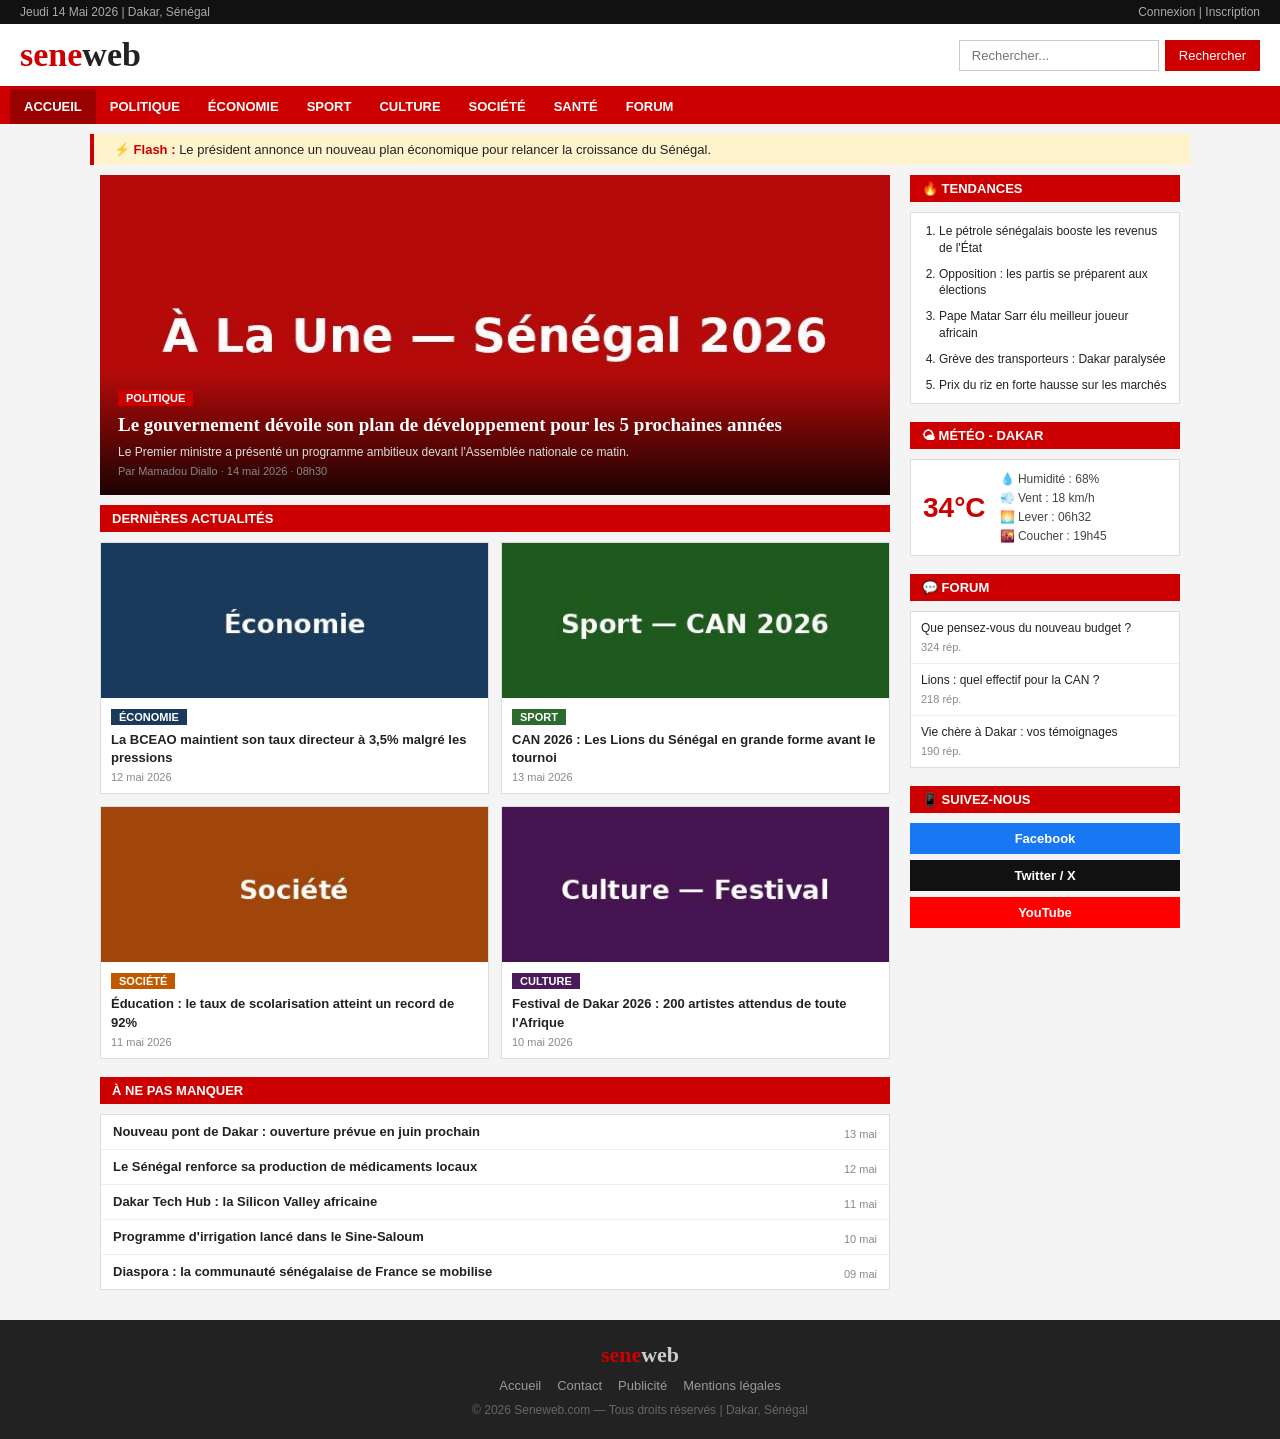
<file: Downloads/projet_HabyAnne/index.html>
<!DOCTYPE html>
<html lang="fr">
<head>
  <meta charset="UTF-8" />
  <meta name="viewport" content="width=device-width, initial-scale=1.0"/>
  <title>Seneweb - Actualités du Sénégal</title>
  <link rel="stylesheet" href="style.css" />
</head>
<body>

  <div class="barre-haut">
    <span>Jeudi 14 Mai 2026 | Dakar, Sénégal</span>
    <span><a href="#">Connexion</a> | <a href="#">Inscription</a></span>
  </div>

  <header class="entete">
    <div class="logo">sene<span>web</span></div>
    <div class="recherche-haut">
      <input type="text" placeholder="Rechercher..." />
      <button onclick="window.location='recherche.html'">Rechercher</button>
    </div>
  </header>

  <nav class="navigation">
    <a href="index.html" class="actif">Accueil</a>
    <a href="categorie.html">Politique</a>
    <a href="categorie-economie.html">Économie</a>
    <a href="categorie-sport.html">Sport</a>
    <a href="categorie-culture.html">Culture</a>
    <a href="categorie-societe.html">Société</a>
    <a href="categorie-sante.html">Santé</a>
    <a href="forum.html">Forum</a>
  </nav>

  <div class="flash">
    <strong>⚡ Flash :</strong>
    Le président annonce un nouveau plan économique pour relancer la croissance du Sénégal.
  </div>

  <div class="contenu">
    <main class="gauche">

      <div class="une">
        <img src="img/une.jpg" alt="À la une" />
        <div class="une-texte">
          <span class="etiquette">Politique</span>
          <h1><a href="article.html">Le gouvernement dévoile son plan de développement pour les 5 prochaines années</a></h1>
          <p>Le Premier ministre a présenté un programme ambitieux devant l'Assemblée nationale ce matin.</p>
          <span class="meta">Par Mamadou Diallo · 14 mai 2026 · 08h30</span>
        </div>
      </div>

      <div class="titre-section">Dernières Actualités</div>
      <div class="grille">
        <div class="carte">
          <img src="img/economie.jpg" alt="Économie" />
          <div class="carte-texte">
            <span class="etiquette bleu">Économie</span>
            <h3><a href="article-economie.html">La BCEAO maintient son taux directeur à 3,5% malgré les pressions</a></h3>
            <span class="meta">12 mai 2026</span>
          </div>
        </div>
        <div class="carte">
          <img src="img/sport.jpg" alt="Sport" />
          <div class="carte-texte">
            <span class="etiquette vert">Sport</span>
            <h3><a href="article-sport.html">CAN 2026 : Les Lions du Sénégal en grande forme avant le tournoi</a></h3>
            <span class="meta">13 mai 2026</span>
          </div>
        </div>
        <div class="carte">
          <img src="img/societe.jpg" alt="Société" />
          <div class="carte-texte">
            <span class="etiquette orange">Société</span>
            <h3><a href="article-societe.html">Éducation : le taux de scolarisation atteint un record de 92%</a></h3>
            <span class="meta">11 mai 2026</span>
          </div>
        </div>
        <div class="carte">
          <img src="img/culture.jpg" alt="Culture" />
          <div class="carte-texte">
            <span class="etiquette violet">Culture</span>
            <h3><a href="article-culture.html">Festival de Dakar 2026 : 200 artistes attendus de toute l'Afrique</a></h3>
            <span class="meta">10 mai 2026</span>
          </div>
        </div>
      </div>

      <div class="titre-section top">À Ne Pas Manquer</div>
      <ul class="liste-articles">
        <li><a href="article.html">Nouveau pont de Dakar : ouverture prévue en juin prochain</a><span class="meta">13 mai</span></li>
        <li><a href="article.html">Le Sénégal renforce sa production de médicaments locaux</a><span class="meta">12 mai</span></li>
        <li><a href="article.html">Dakar Tech Hub : la Silicon Valley africaine</a><span class="meta">11 mai</span></li>
        <li><a href="article.html">Programme d'irrigation lancé dans le Sine-Saloum</a><span class="meta">10 mai</span></li>
        <li><a href="article.html">Diaspora : la communauté sénégalaise de France se mobilise</a><span class="meta">09 mai</span></li>
      </ul>

    </main>

    <aside class="droite">
      <div class="titre-section">🔥 Tendances</div>
      <ol class="tendances">
        <li><a href="article.html">Le pétrole sénégalais booste les revenus de l'État</a></li>
        <li><a href="article.html">Opposition : les partis se préparent aux élections</a></li>
        <li><a href="article-sport.html">Pape Matar Sarr élu meilleur joueur africain</a></li>
        <li><a href="article.html">Grève des transporteurs : Dakar paralysée</a></li>
        <li><a href="article.html">Prix du riz en forte hausse sur les marchés</a></li>
      </ol>

      <div class="titre-section top">🌤 Météo - Dakar</div>
      <div class="meteo">
        <span class="temperature">34°C</span>
        <div class="details-meteo">
          <span>💧 Humidité : 68%</span>
          <span>💨 Vent : 18 km/h</span>
          <span>🌅 Lever : 06h32</span>
          <span>🌇 Coucher : 19h45</span>
        </div>
      </div>

      <div class="titre-section top">💬 Forum</div>
      <ul class="liste-forum">
        <li><a href="forum-sujet.html">Que pensez-vous du nouveau budget ?</a><span>324 rép.</span></li>
        <li><a href="forum-sujet.html">Lions : quel effectif pour la CAN ?</a><span>218 rép.</span></li>
        <li><a href="forum-sujet.html">Vie chère à Dakar : vos témoignages</a><span>190 rép.</span></li>
      </ul>

      <div class="titre-section top">📱 Suivez-nous</div>
      <div class="reseaux">
        <a href="#" class="reseau facebook">Facebook</a>
        <a href="#" class="reseau twitter">Twitter / X</a>
        <a href="#" class="reseau youtube">YouTube</a>
      </div>
    </aside>
  </div>

  <footer class="pied">
    <div class="logo pied-logo">sene<span>web</span></div>
    <div class="liens-pied">
      <a href="index.html">Accueil</a>
      <a href="#">Contact</a>
      <a href="#">Publicité</a>
      <a href="#">Mentions légales</a>
    </div>
    <p>© 2026 Seneweb.com — Tous droits réservés | Dakar, Sénégal</p>
  </footer>

</body>
</html>
</file>
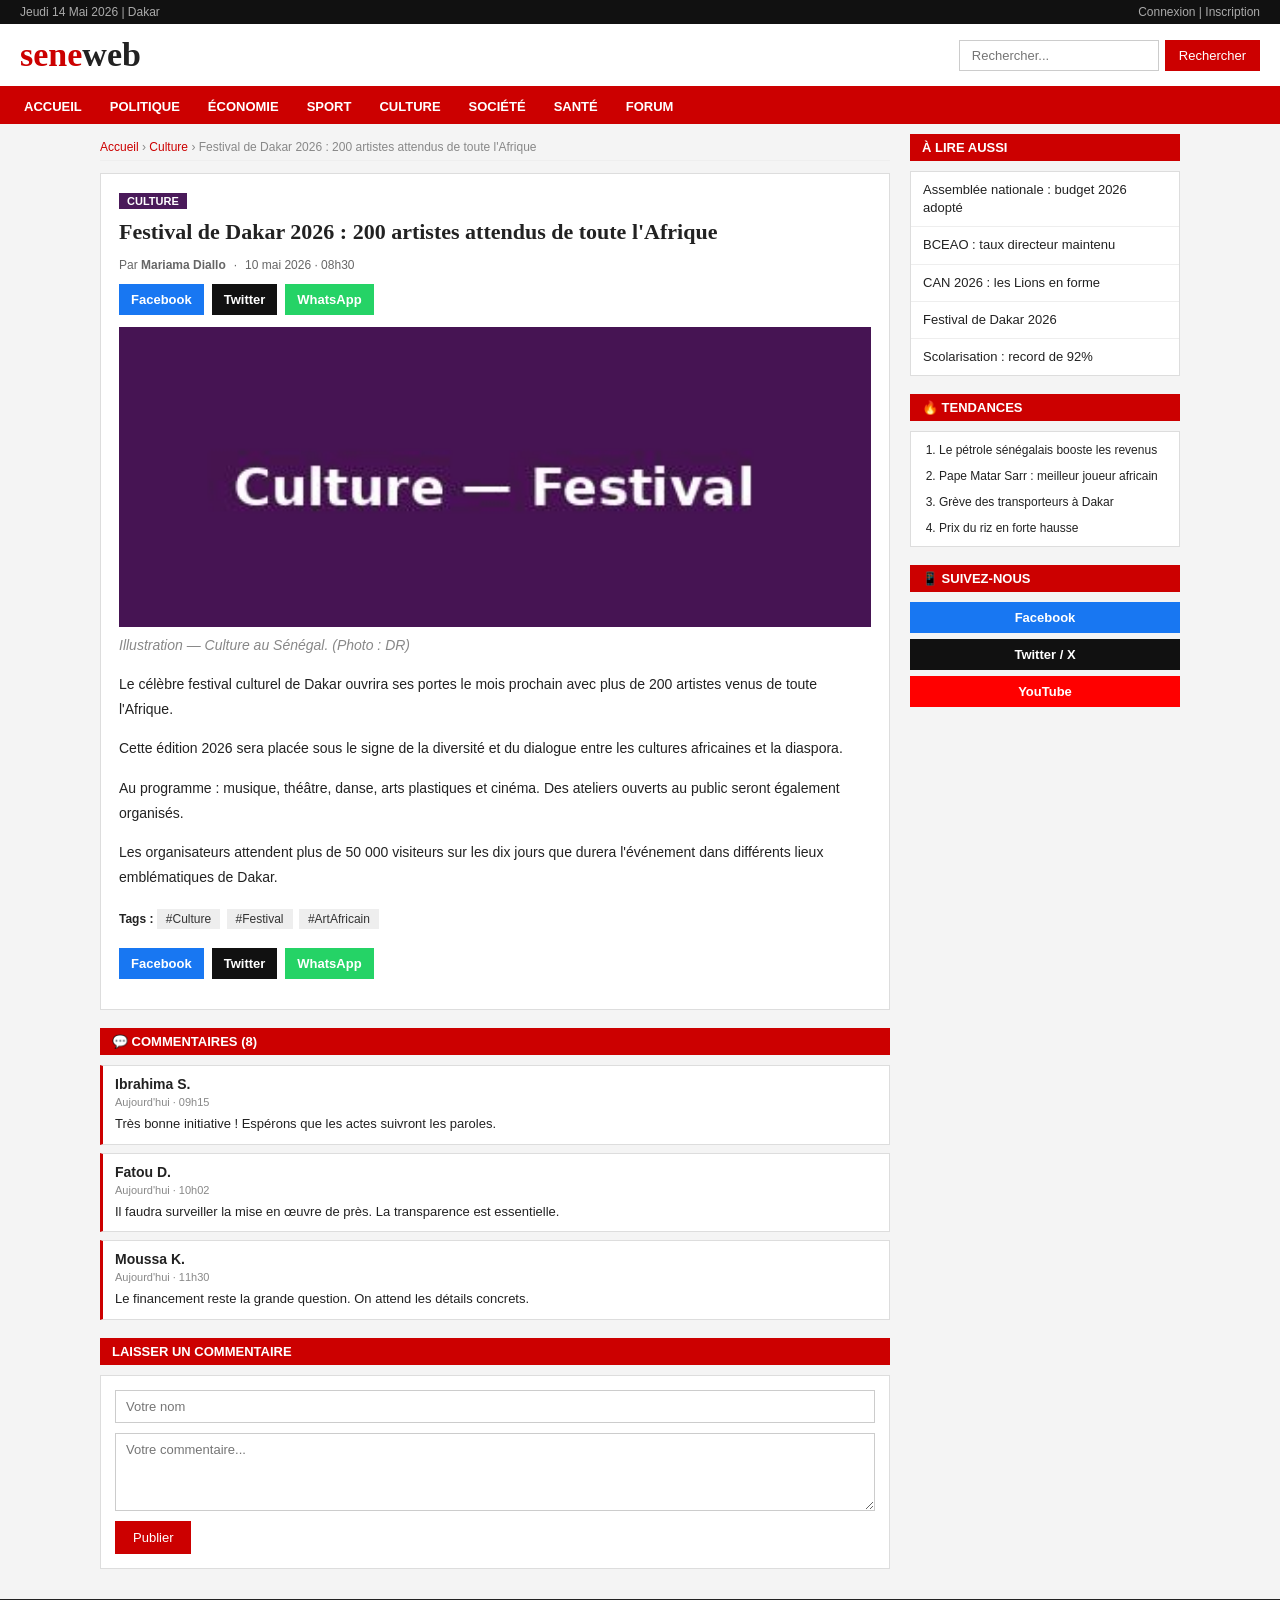
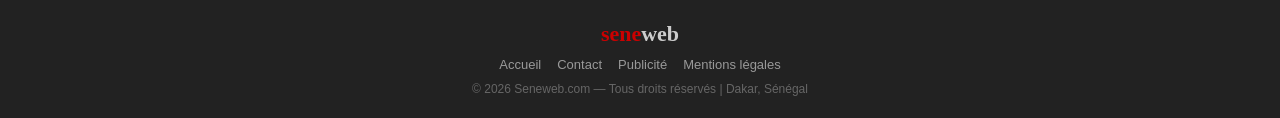
<file: Downloads/projet_HabyAnne/article-culture.html>
<!DOCTYPE html>
<html lang="fr">
<head>
  <meta charset="UTF-8" />
  <meta name="viewport" content="width=device-width, initial-scale=1.0"/>
  <title>Seneweb - Festival de Dakar 2026 : 200 artistes attendus de toute l'Afrique</title>
  <link rel="stylesheet" href="style.css" />
</head>
<body>
  <div class="barre-haut">
    <span>Jeudi 14 Mai 2026 | Dakar</span>
    <span><a href="#">Connexion</a> | <a href="#">Inscription</a></span>
  </div>
  <header class="entete">
    <div class="logo">sene<span>web</span></div>
    <div class="recherche-haut">
      <input type="text" placeholder="Rechercher..." />
      <button onclick="window.location='recherche.html'">Rechercher</button>
    </div>
  </header>
  <nav class="navigation">
    <a href="index.html">Accueil</a>
    <a href="categorie.html">Politique</a>
    <a href="categorie-economie.html">Économie</a>
    <a href="categorie-sport.html">Sport</a>
    <a href="categorie-culture.html">Culture</a>
    <a href="categorie-societe.html">Société</a>
    <a href="categorie-sante.html">Santé</a>
    <a href="forum.html">Forum</a>
  </nav>
  <div class="contenu">
    <main class="gauche">
      <div class="fil-ariane">
        <a href="index.html">Accueil</a> &rsaquo;
        <a href="categorie.html">Culture</a> &rsaquo;
        <span>Festival de Dakar 2026 : 200 artistes attendus de toute l'Afrique</span>
      </div>
      <article class="article-detail">
        <span class="etiquette violet">Culture</span>
        <h1>Festival de Dakar 2026 : 200 artistes attendus de toute l'Afrique</h1>
        <div class="article-meta">
          <span>Par <strong>Mariama Diallo</strong></span>
          <span>·</span>
          <span>10 mai 2026 · 08h30</span>
        </div>
        <div class="partage">
          <a href="#" class="reseau facebook">Facebook</a>
          <a href="#" class="reseau twitter">Twitter</a>
          <a href="#" class="reseau whatsapp">WhatsApp</a>
        </div>
        <img src="img/culture.jpg" alt="Festival de Dakar 2026 : 200 artistes attendus de toute l'Afrique" class="img-article" />
        <p class="legende">Illustration — Culture au Sénégal. (Photo : DR)</p>
        <p>Le célèbre festival culturel de Dakar ouvrira ses portes le mois prochain avec plus de 200 artistes venus de toute l'Afrique.</p>
        <p>Cette édition 2026 sera placée sous le signe de la diversité et du dialogue entre les cultures africaines et la diaspora.</p>
        <p>Au programme : musique, théâtre, danse, arts plastiques et cinéma. Des ateliers ouverts au public seront également organisés.</p>
        <p>Les organisateurs attendent plus de 50 000 visiteurs sur les dix jours que durera l'événement dans différents lieux emblématiques de Dakar.</p>
        <div class="tags">
          <strong>Tags :</strong>
          <a href="recherche.html">#Culture</a>
          <a href="recherche.html">#Festival</a>
          <a href="recherche.html">#ArtAfricain</a>
        </div>
        <div class="partage">
          <a href="#" class="reseau facebook">Facebook</a>
          <a href="#" class="reseau twitter">Twitter</a>
          <a href="#" class="reseau whatsapp">WhatsApp</a>
        </div>
      </article>
      <div class="titre-section top">💬 Commentaires (8)</div>
      <div class="commentaires">
        <div class="commentaire">
          <strong>Ibrahima S.</strong> <span class="meta">Aujourd'hui · 09h15</span>
          <p>Très bonne initiative ! Espérons que les actes suivront les paroles.</p>
        </div>
        <div class="commentaire">
          <strong>Fatou D.</strong> <span class="meta">Aujourd'hui · 10h02</span>
          <p>Il faudra surveiller la mise en œuvre de près. La transparence est essentielle.</p>
        </div>
        <div class="commentaire">
          <strong>Moussa K.</strong> <span class="meta">Aujourd'hui · 11h30</span>
          <p>Le financement reste la grande question. On attend les détails concrets.</p>
        </div>
      </div>
      <div class="titre-section top">Laisser un commentaire</div>
      <div class="form-commentaire">
        <input type="text" placeholder="Votre nom" />
        <textarea placeholder="Votre commentaire..." rows="4"></textarea>
        <button>Publier</button>
      </div>
    </main>
    <aside class="droite">
      <div class="titre-section">À Lire Aussi</div>
      <ul class="liste-aussi">
        <li><a href="article.html">Assemblée nationale : budget 2026 adopté</a></li>
        <li><a href="article-economie.html">BCEAO : taux directeur maintenu</a></li>
        <li><a href="article-sport.html">CAN 2026 : les Lions en forme</a></li>
        <li><a href="article-culture.html">Festival de Dakar 2026</a></li>
        <li><a href="article-societe.html">Scolarisation : record de 92%</a></li>
      </ul>
      <div class="titre-section top">🔥 Tendances</div>
      <ol class="tendances">
        <li><a href="article.html">Le pétrole sénégalais booste les revenus</a></li>
        <li><a href="article-sport.html">Pape Matar Sarr : meilleur joueur africain</a></li>
        <li><a href="article.html">Grève des transporteurs à Dakar</a></li>
        <li><a href="article.html">Prix du riz en forte hausse</a></li>
      </ol>
      <div class="titre-section top">📱 Suivez-nous</div>
      <div class="reseaux">
        <a href="#" class="reseau facebook">Facebook</a>
        <a href="#" class="reseau twitter">Twitter / X</a>
        <a href="#" class="reseau youtube">YouTube</a>
      </div>
    </aside>
  </div>
  <footer class="pied">
    <div class="logo pied-logo">sene<span>web</span></div>
    <div class="liens-pied">
      <a href="index.html">Accueil</a><a href="#">Contact</a>
      <a href="#">Publicité</a><a href="#">Mentions légales</a>
    </div>
    <p>© 2026 Seneweb.com — Tous droits réservés | Dakar, Sénégal</p>
  </footer>
</body>
</html>
</file>
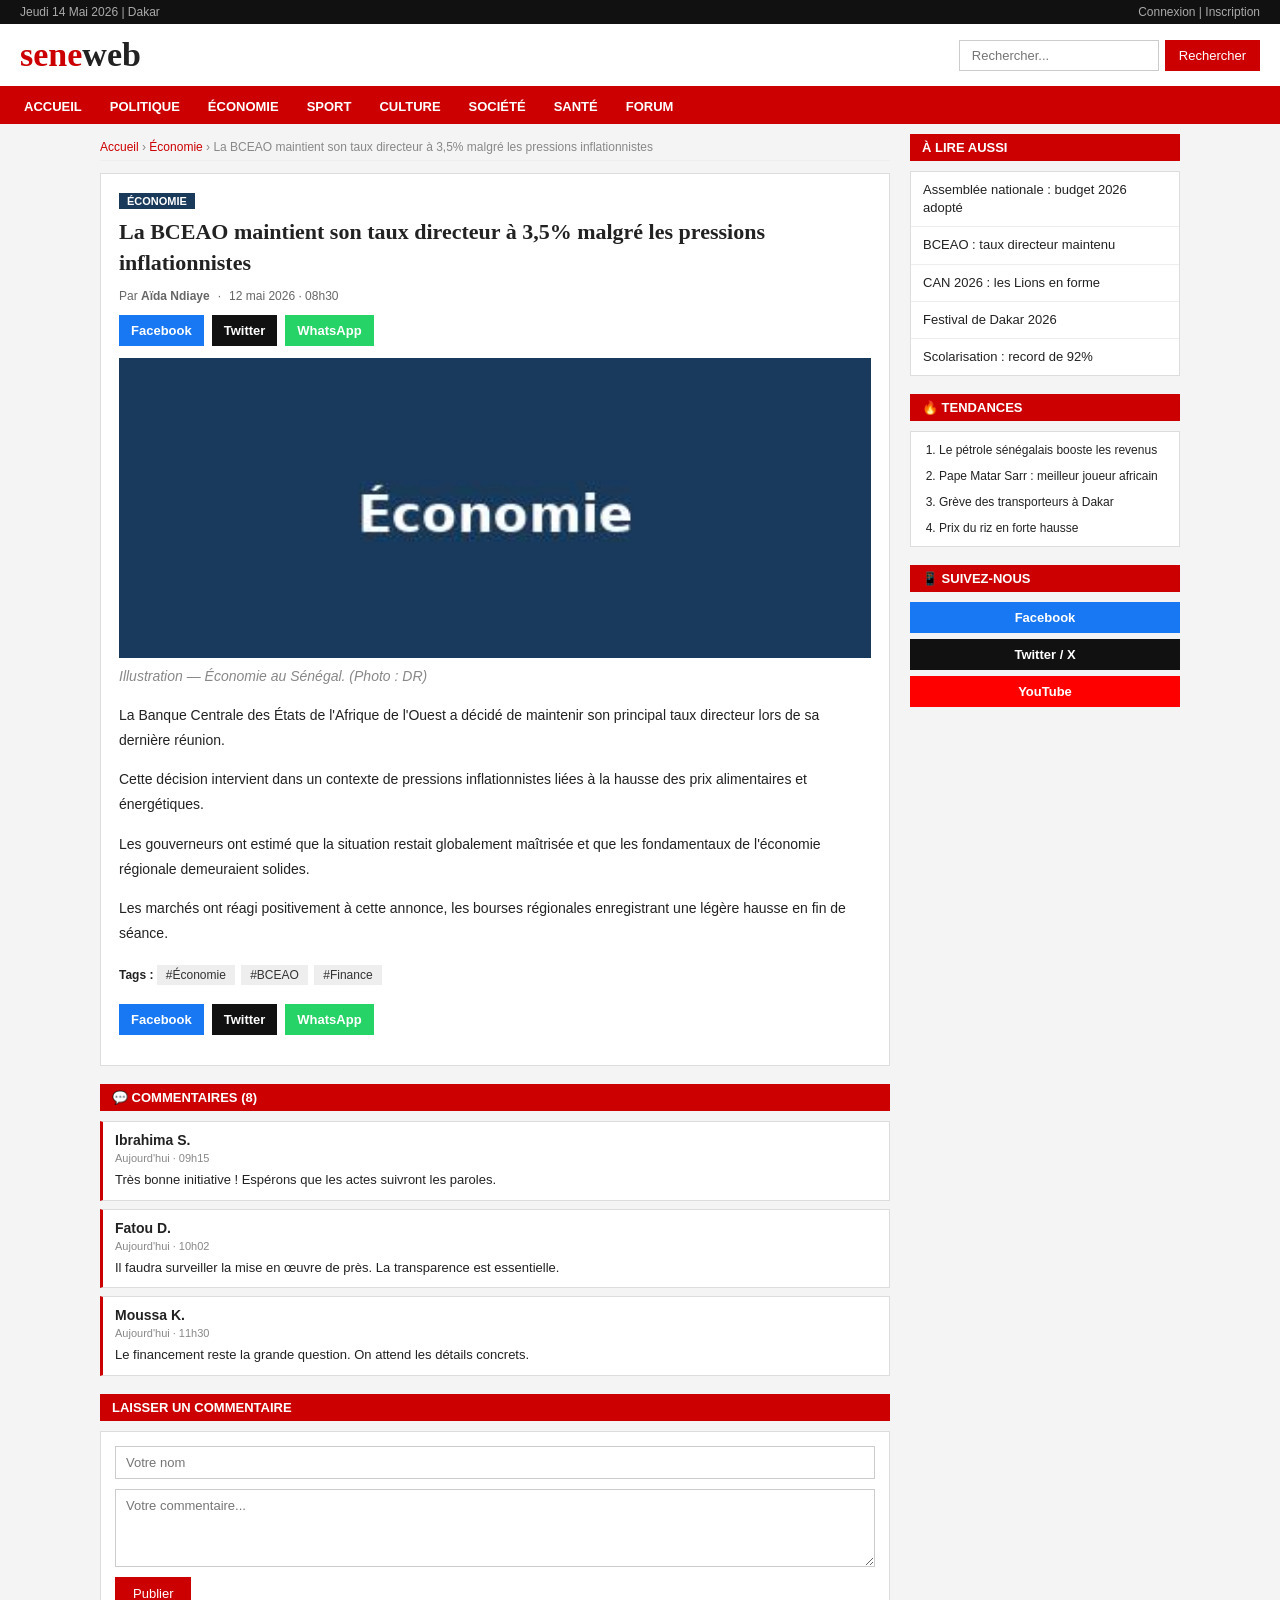
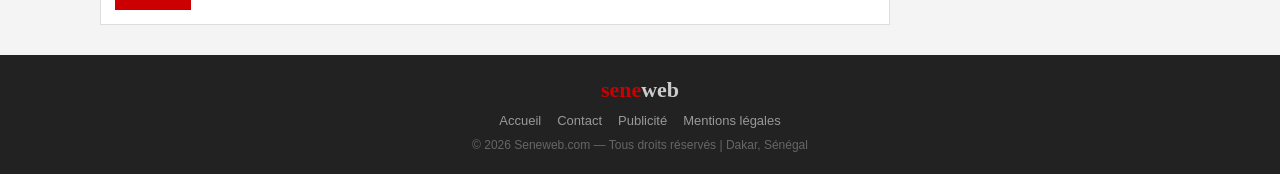
<file: Downloads/projet_HabyAnne/article-economie.html>
<!DOCTYPE html>
<html lang="fr">
<head>
  <meta charset="UTF-8" />
  <meta name="viewport" content="width=device-width, initial-scale=1.0"/>
  <title>Seneweb - La BCEAO maintient son taux directeur à 3,5% malgré les pressions inflationnistes</title>
  <link rel="stylesheet" href="style.css" />
</head>
<body>
  <div class="barre-haut">
    <span>Jeudi 14 Mai 2026 | Dakar</span>
    <span><a href="#">Connexion</a> | <a href="#">Inscription</a></span>
  </div>
  <header class="entete">
    <div class="logo">sene<span>web</span></div>
    <div class="recherche-haut">
      <input type="text" placeholder="Rechercher..." />
      <button onclick="window.location='recherche.html'">Rechercher</button>
    </div>
  </header>
  <nav class="navigation">
    <a href="index.html">Accueil</a>
    <a href="categorie.html">Politique</a>
    <a href="categorie-economie.html">Économie</a>
    <a href="categorie-sport.html">Sport</a>
    <a href="categorie-culture.html">Culture</a>
    <a href="categorie-societe.html">Société</a>
    <a href="categorie-sante.html">Santé</a>
    <a href="forum.html">Forum</a>
  </nav>
  <div class="contenu">
    <main class="gauche">
      <div class="fil-ariane">
        <a href="index.html">Accueil</a> &rsaquo;
        <a href="categorie.html">Économie</a> &rsaquo;
        <span>La BCEAO maintient son taux directeur à 3,5% malgré les pressions inflationnistes</span>
      </div>
      <article class="article-detail">
        <span class="etiquette bleu">Économie</span>
        <h1>La BCEAO maintient son taux directeur à 3,5% malgré les pressions inflationnistes</h1>
        <div class="article-meta">
          <span>Par <strong>Aïda Ndiaye</strong></span>
          <span>·</span>
          <span>12 mai 2026 · 08h30</span>
        </div>
        <div class="partage">
          <a href="#" class="reseau facebook">Facebook</a>
          <a href="#" class="reseau twitter">Twitter</a>
          <a href="#" class="reseau whatsapp">WhatsApp</a>
        </div>
        <img src="img/economie.jpg" alt="La BCEAO maintient son taux directeur à 3,5% malgré les pressions inflationnistes" class="img-article" />
        <p class="legende">Illustration — Économie au Sénégal. (Photo : DR)</p>
        <p>La Banque Centrale des États de l'Afrique de l'Ouest a décidé de maintenir son principal taux directeur lors de sa dernière réunion.</p>
        <p>Cette décision intervient dans un contexte de pressions inflationnistes liées à la hausse des prix alimentaires et énergétiques.</p>
        <p>Les gouverneurs ont estimé que la situation restait globalement maîtrisée et que les fondamentaux de l'économie régionale demeuraient solides.</p>
        <p>Les marchés ont réagi positivement à cette annonce, les bourses régionales enregistrant une légère hausse en fin de séance.</p>
        <div class="tags">
          <strong>Tags :</strong>
          <a href="recherche.html">#Économie</a>
          <a href="recherche.html">#BCEAO</a>
          <a href="recherche.html">#Finance</a>
        </div>
        <div class="partage">
          <a href="#" class="reseau facebook">Facebook</a>
          <a href="#" class="reseau twitter">Twitter</a>
          <a href="#" class="reseau whatsapp">WhatsApp</a>
        </div>
      </article>
      <div class="titre-section top">💬 Commentaires (8)</div>
      <div class="commentaires">
        <div class="commentaire">
          <strong>Ibrahima S.</strong> <span class="meta">Aujourd'hui · 09h15</span>
          <p>Très bonne initiative ! Espérons que les actes suivront les paroles.</p>
        </div>
        <div class="commentaire">
          <strong>Fatou D.</strong> <span class="meta">Aujourd'hui · 10h02</span>
          <p>Il faudra surveiller la mise en œuvre de près. La transparence est essentielle.</p>
        </div>
        <div class="commentaire">
          <strong>Moussa K.</strong> <span class="meta">Aujourd'hui · 11h30</span>
          <p>Le financement reste la grande question. On attend les détails concrets.</p>
        </div>
      </div>
      <div class="titre-section top">Laisser un commentaire</div>
      <div class="form-commentaire">
        <input type="text" placeholder="Votre nom" />
        <textarea placeholder="Votre commentaire..." rows="4"></textarea>
        <button>Publier</button>
      </div>
    </main>
    <aside class="droite">
      <div class="titre-section">À Lire Aussi</div>
      <ul class="liste-aussi">
        <li><a href="article.html">Assemblée nationale : budget 2026 adopté</a></li>
        <li><a href="article-economie.html">BCEAO : taux directeur maintenu</a></li>
        <li><a href="article-sport.html">CAN 2026 : les Lions en forme</a></li>
        <li><a href="article-culture.html">Festival de Dakar 2026</a></li>
        <li><a href="article-societe.html">Scolarisation : record de 92%</a></li>
      </ul>
      <div class="titre-section top">🔥 Tendances</div>
      <ol class="tendances">
        <li><a href="article.html">Le pétrole sénégalais booste les revenus</a></li>
        <li><a href="article-sport.html">Pape Matar Sarr : meilleur joueur africain</a></li>
        <li><a href="article.html">Grève des transporteurs à Dakar</a></li>
        <li><a href="article.html">Prix du riz en forte hausse</a></li>
      </ol>
      <div class="titre-section top">📱 Suivez-nous</div>
      <div class="reseaux">
        <a href="#" class="reseau facebook">Facebook</a>
        <a href="#" class="reseau twitter">Twitter / X</a>
        <a href="#" class="reseau youtube">YouTube</a>
      </div>
    </aside>
  </div>
  <footer class="pied">
    <div class="logo pied-logo">sene<span>web</span></div>
    <div class="liens-pied">
      <a href="index.html">Accueil</a><a href="#">Contact</a>
      <a href="#">Publicité</a><a href="#">Mentions légales</a>
    </div>
    <p>© 2026 Seneweb.com — Tous droits réservés | Dakar, Sénégal</p>
  </footer>
</body>
</html>
</file>
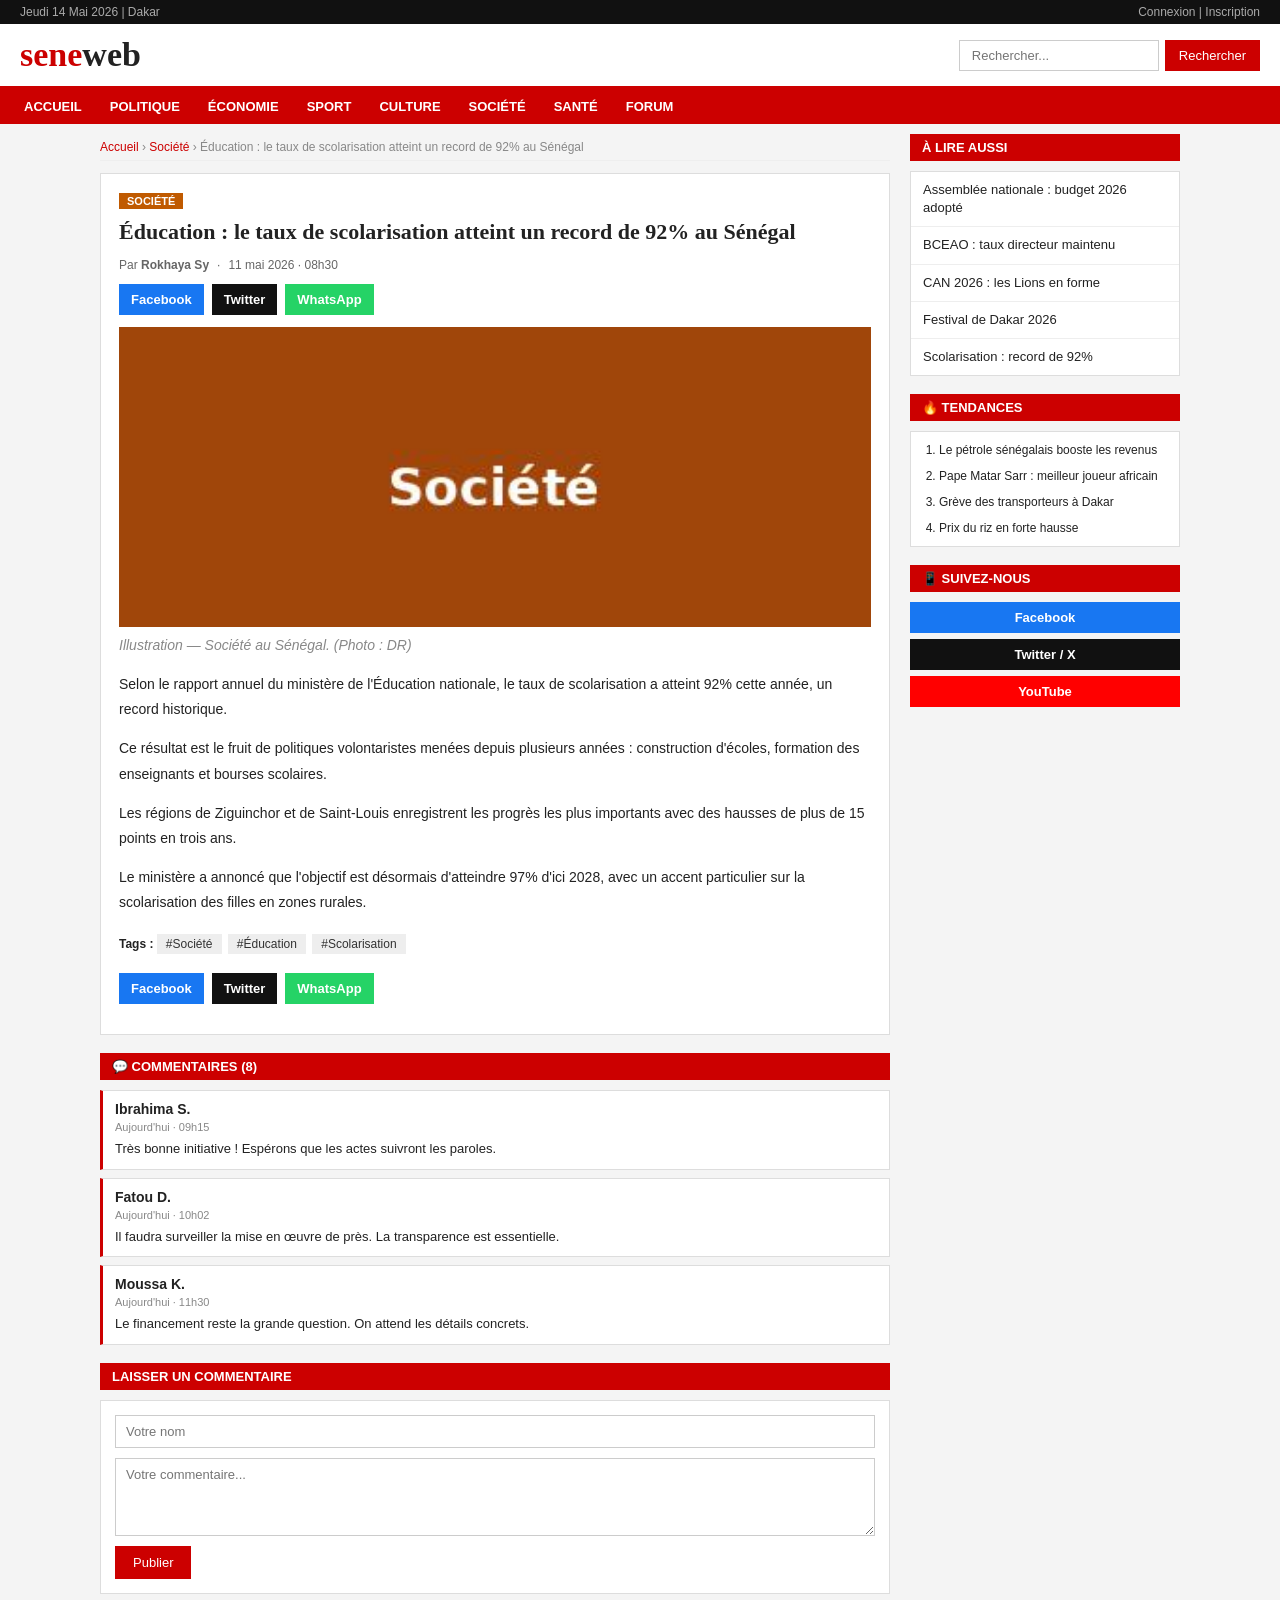
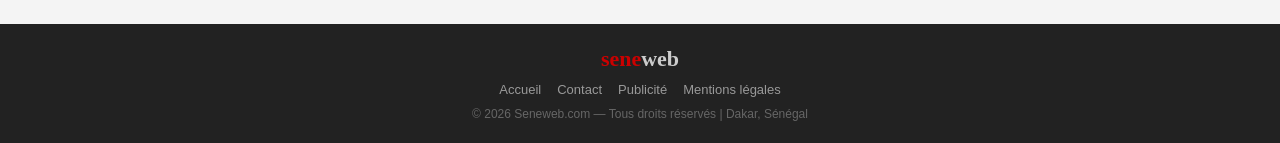
<file: Downloads/projet_HabyAnne/article-societe.html>
<!DOCTYPE html>
<html lang="fr">
<head>
  <meta charset="UTF-8" />
  <meta name="viewport" content="width=device-width, initial-scale=1.0"/>
  <title>Seneweb - Éducation : le taux de scolarisation atteint un record de 92% au Sénégal</title>
  <link rel="stylesheet" href="style.css" />
</head>
<body>
  <div class="barre-haut">
    <span>Jeudi 14 Mai 2026 | Dakar</span>
    <span><a href="#">Connexion</a> | <a href="#">Inscription</a></span>
  </div>
  <header class="entete">
    <div class="logo">sene<span>web</span></div>
    <div class="recherche-haut">
      <input type="text" placeholder="Rechercher..." />
      <button onclick="window.location='recherche.html'">Rechercher</button>
    </div>
  </header>
  <nav class="navigation">
    <a href="index.html">Accueil</a>
    <a href="categorie.html">Politique</a>
    <a href="categorie-economie.html">Économie</a>
    <a href="categorie-sport.html">Sport</a>
    <a href="categorie-culture.html">Culture</a>
    <a href="categorie-societe.html">Société</a>
    <a href="categorie-sante.html">Santé</a>
    <a href="forum.html">Forum</a>
  </nav>
  <div class="contenu">
    <main class="gauche">
      <div class="fil-ariane">
        <a href="index.html">Accueil</a> &rsaquo;
        <a href="categorie.html">Société</a> &rsaquo;
        <span>Éducation : le taux de scolarisation atteint un record de 92% au Sénégal</span>
      </div>
      <article class="article-detail">
        <span class="etiquette orange">Société</span>
        <h1>Éducation : le taux de scolarisation atteint un record de 92% au Sénégal</h1>
        <div class="article-meta">
          <span>Par <strong>Rokhaya Sy</strong></span>
          <span>·</span>
          <span>11 mai 2026 · 08h30</span>
        </div>
        <div class="partage">
          <a href="#" class="reseau facebook">Facebook</a>
          <a href="#" class="reseau twitter">Twitter</a>
          <a href="#" class="reseau whatsapp">WhatsApp</a>
        </div>
        <img src="img/societe.jpg" alt="Éducation : le taux de scolarisation atteint un record de 92% au Sénégal" class="img-article" />
        <p class="legende">Illustration — Société au Sénégal. (Photo : DR)</p>
        <p>Selon le rapport annuel du ministère de l'Éducation nationale, le taux de scolarisation a atteint 92% cette année, un record historique.</p>
        <p>Ce résultat est le fruit de politiques volontaristes menées depuis plusieurs années : construction d'écoles, formation des enseignants et bourses scolaires.</p>
        <p>Les régions de Ziguinchor et de Saint-Louis enregistrent les progrès les plus importants avec des hausses de plus de 15 points en trois ans.</p>
        <p>Le ministère a annoncé que l'objectif est désormais d'atteindre 97% d'ici 2028, avec un accent particulier sur la scolarisation des filles en zones rurales.</p>
        <div class="tags">
          <strong>Tags :</strong>
          <a href="recherche.html">#Société</a>
          <a href="recherche.html">#Éducation</a>
          <a href="recherche.html">#Scolarisation</a>
        </div>
        <div class="partage">
          <a href="#" class="reseau facebook">Facebook</a>
          <a href="#" class="reseau twitter">Twitter</a>
          <a href="#" class="reseau whatsapp">WhatsApp</a>
        </div>
      </article>
      <div class="titre-section top">💬 Commentaires (8)</div>
      <div class="commentaires">
        <div class="commentaire">
          <strong>Ibrahima S.</strong> <span class="meta">Aujourd'hui · 09h15</span>
          <p>Très bonne initiative ! Espérons que les actes suivront les paroles.</p>
        </div>
        <div class="commentaire">
          <strong>Fatou D.</strong> <span class="meta">Aujourd'hui · 10h02</span>
          <p>Il faudra surveiller la mise en œuvre de près. La transparence est essentielle.</p>
        </div>
        <div class="commentaire">
          <strong>Moussa K.</strong> <span class="meta">Aujourd'hui · 11h30</span>
          <p>Le financement reste la grande question. On attend les détails concrets.</p>
        </div>
      </div>
      <div class="titre-section top">Laisser un commentaire</div>
      <div class="form-commentaire">
        <input type="text" placeholder="Votre nom" />
        <textarea placeholder="Votre commentaire..." rows="4"></textarea>
        <button>Publier</button>
      </div>
    </main>
    <aside class="droite">
      <div class="titre-section">À Lire Aussi</div>
      <ul class="liste-aussi">
        <li><a href="article.html">Assemblée nationale : budget 2026 adopté</a></li>
        <li><a href="article-economie.html">BCEAO : taux directeur maintenu</a></li>
        <li><a href="article-sport.html">CAN 2026 : les Lions en forme</a></li>
        <li><a href="article-culture.html">Festival de Dakar 2026</a></li>
        <li><a href="article-societe.html">Scolarisation : record de 92%</a></li>
      </ul>
      <div class="titre-section top">🔥 Tendances</div>
      <ol class="tendances">
        <li><a href="article.html">Le pétrole sénégalais booste les revenus</a></li>
        <li><a href="article-sport.html">Pape Matar Sarr : meilleur joueur africain</a></li>
        <li><a href="article.html">Grève des transporteurs à Dakar</a></li>
        <li><a href="article.html">Prix du riz en forte hausse</a></li>
      </ol>
      <div class="titre-section top">📱 Suivez-nous</div>
      <div class="reseaux">
        <a href="#" class="reseau facebook">Facebook</a>
        <a href="#" class="reseau twitter">Twitter / X</a>
        <a href="#" class="reseau youtube">YouTube</a>
      </div>
    </aside>
  </div>
  <footer class="pied">
    <div class="logo pied-logo">sene<span>web</span></div>
    <div class="liens-pied">
      <a href="index.html">Accueil</a><a href="#">Contact</a>
      <a href="#">Publicité</a><a href="#">Mentions légales</a>
    </div>
    <p>© 2026 Seneweb.com — Tous droits réservés | Dakar, Sénégal</p>
  </footer>
</body>
</html>
</file>
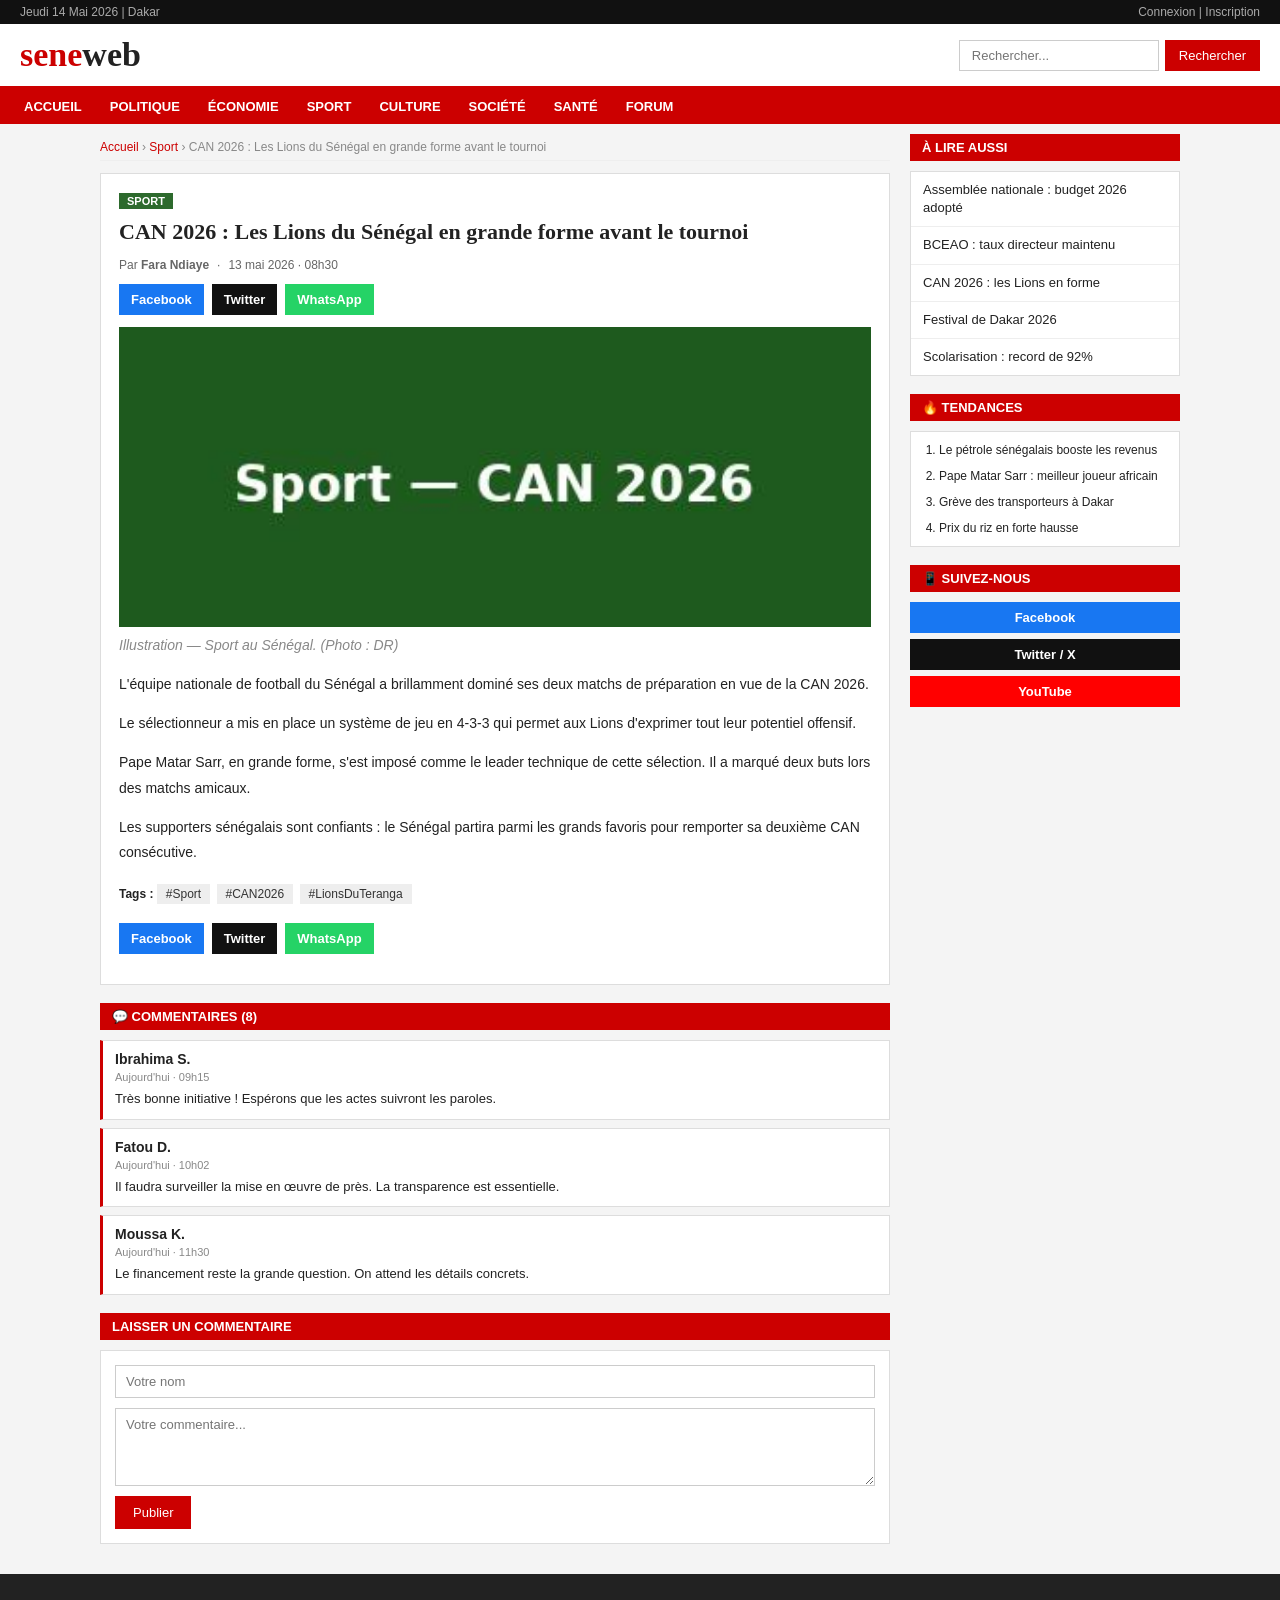
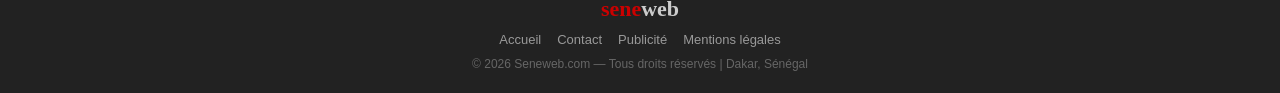
<file: Downloads/projet_HabyAnne/article-sport.html>
<!DOCTYPE html>
<html lang="fr">
<head>
  <meta charset="UTF-8" />
  <meta name="viewport" content="width=device-width, initial-scale=1.0"/>
  <title>Seneweb - CAN 2026 : Les Lions du Sénégal en grande forme avant le tournoi</title>
  <link rel="stylesheet" href="style.css" />
</head>
<body>
  <div class="barre-haut">
    <span>Jeudi 14 Mai 2026 | Dakar</span>
    <span><a href="#">Connexion</a> | <a href="#">Inscription</a></span>
  </div>
  <header class="entete">
    <div class="logo">sene<span>web</span></div>
    <div class="recherche-haut">
      <input type="text" placeholder="Rechercher..." />
      <button onclick="window.location='recherche.html'">Rechercher</button>
    </div>
  </header>
  <nav class="navigation">
    <a href="index.html">Accueil</a>
    <a href="categorie.html">Politique</a>
    <a href="categorie-economie.html">Économie</a>
    <a href="categorie-sport.html">Sport</a>
    <a href="categorie-culture.html">Culture</a>
    <a href="categorie-societe.html">Société</a>
    <a href="categorie-sante.html">Santé</a>
    <a href="forum.html">Forum</a>
  </nav>
  <div class="contenu">
    <main class="gauche">
      <div class="fil-ariane">
        <a href="index.html">Accueil</a> &rsaquo;
        <a href="categorie.html">Sport</a> &rsaquo;
        <span>CAN 2026 : Les Lions du Sénégal en grande forme avant le tournoi</span>
      </div>
      <article class="article-detail">
        <span class="etiquette vert">Sport</span>
        <h1>CAN 2026 : Les Lions du Sénégal en grande forme avant le tournoi</h1>
        <div class="article-meta">
          <span>Par <strong>Fara Ndiaye</strong></span>
          <span>·</span>
          <span>13 mai 2026 · 08h30</span>
        </div>
        <div class="partage">
          <a href="#" class="reseau facebook">Facebook</a>
          <a href="#" class="reseau twitter">Twitter</a>
          <a href="#" class="reseau whatsapp">WhatsApp</a>
        </div>
        <img src="img/sport.jpg" alt="CAN 2026 : Les Lions du Sénégal en grande forme avant le tournoi" class="img-article" />
        <p class="legende">Illustration — Sport au Sénégal. (Photo : DR)</p>
        <p>L'équipe nationale de football du Sénégal a brillamment dominé ses deux matchs de préparation en vue de la CAN 2026.</p>
        <p>Le sélectionneur a mis en place un système de jeu en 4-3-3 qui permet aux Lions d'exprimer tout leur potentiel offensif.</p>
        <p>Pape Matar Sarr, en grande forme, s'est imposé comme le leader technique de cette sélection. Il a marqué deux buts lors des matchs amicaux.</p>
        <p>Les supporters sénégalais sont confiants : le Sénégal partira parmi les grands favoris pour remporter sa deuxième CAN consécutive.</p>
        <div class="tags">
          <strong>Tags :</strong>
          <a href="recherche.html">#Sport</a>
          <a href="recherche.html">#CAN2026</a>
          <a href="recherche.html">#LionsDuTeranga</a>
        </div>
        <div class="partage">
          <a href="#" class="reseau facebook">Facebook</a>
          <a href="#" class="reseau twitter">Twitter</a>
          <a href="#" class="reseau whatsapp">WhatsApp</a>
        </div>
      </article>
      <div class="titre-section top">💬 Commentaires (8)</div>
      <div class="commentaires">
        <div class="commentaire">
          <strong>Ibrahima S.</strong> <span class="meta">Aujourd'hui · 09h15</span>
          <p>Très bonne initiative ! Espérons que les actes suivront les paroles.</p>
        </div>
        <div class="commentaire">
          <strong>Fatou D.</strong> <span class="meta">Aujourd'hui · 10h02</span>
          <p>Il faudra surveiller la mise en œuvre de près. La transparence est essentielle.</p>
        </div>
        <div class="commentaire">
          <strong>Moussa K.</strong> <span class="meta">Aujourd'hui · 11h30</span>
          <p>Le financement reste la grande question. On attend les détails concrets.</p>
        </div>
      </div>
      <div class="titre-section top">Laisser un commentaire</div>
      <div class="form-commentaire">
        <input type="text" placeholder="Votre nom" />
        <textarea placeholder="Votre commentaire..." rows="4"></textarea>
        <button>Publier</button>
      </div>
    </main>
    <aside class="droite">
      <div class="titre-section">À Lire Aussi</div>
      <ul class="liste-aussi">
        <li><a href="article.html">Assemblée nationale : budget 2026 adopté</a></li>
        <li><a href="article-economie.html">BCEAO : taux directeur maintenu</a></li>
        <li><a href="article-sport.html">CAN 2026 : les Lions en forme</a></li>
        <li><a href="article-culture.html">Festival de Dakar 2026</a></li>
        <li><a href="article-societe.html">Scolarisation : record de 92%</a></li>
      </ul>
      <div class="titre-section top">🔥 Tendances</div>
      <ol class="tendances">
        <li><a href="article.html">Le pétrole sénégalais booste les revenus</a></li>
        <li><a href="article-sport.html">Pape Matar Sarr : meilleur joueur africain</a></li>
        <li><a href="article.html">Grève des transporteurs à Dakar</a></li>
        <li><a href="article.html">Prix du riz en forte hausse</a></li>
      </ol>
      <div class="titre-section top">📱 Suivez-nous</div>
      <div class="reseaux">
        <a href="#" class="reseau facebook">Facebook</a>
        <a href="#" class="reseau twitter">Twitter / X</a>
        <a href="#" class="reseau youtube">YouTube</a>
      </div>
    </aside>
  </div>
  <footer class="pied">
    <div class="logo pied-logo">sene<span>web</span></div>
    <div class="liens-pied">
      <a href="index.html">Accueil</a><a href="#">Contact</a>
      <a href="#">Publicité</a><a href="#">Mentions légales</a>
    </div>
    <p>© 2026 Seneweb.com — Tous droits réservés | Dakar, Sénégal</p>
  </footer>
</body>
</html>
</file>
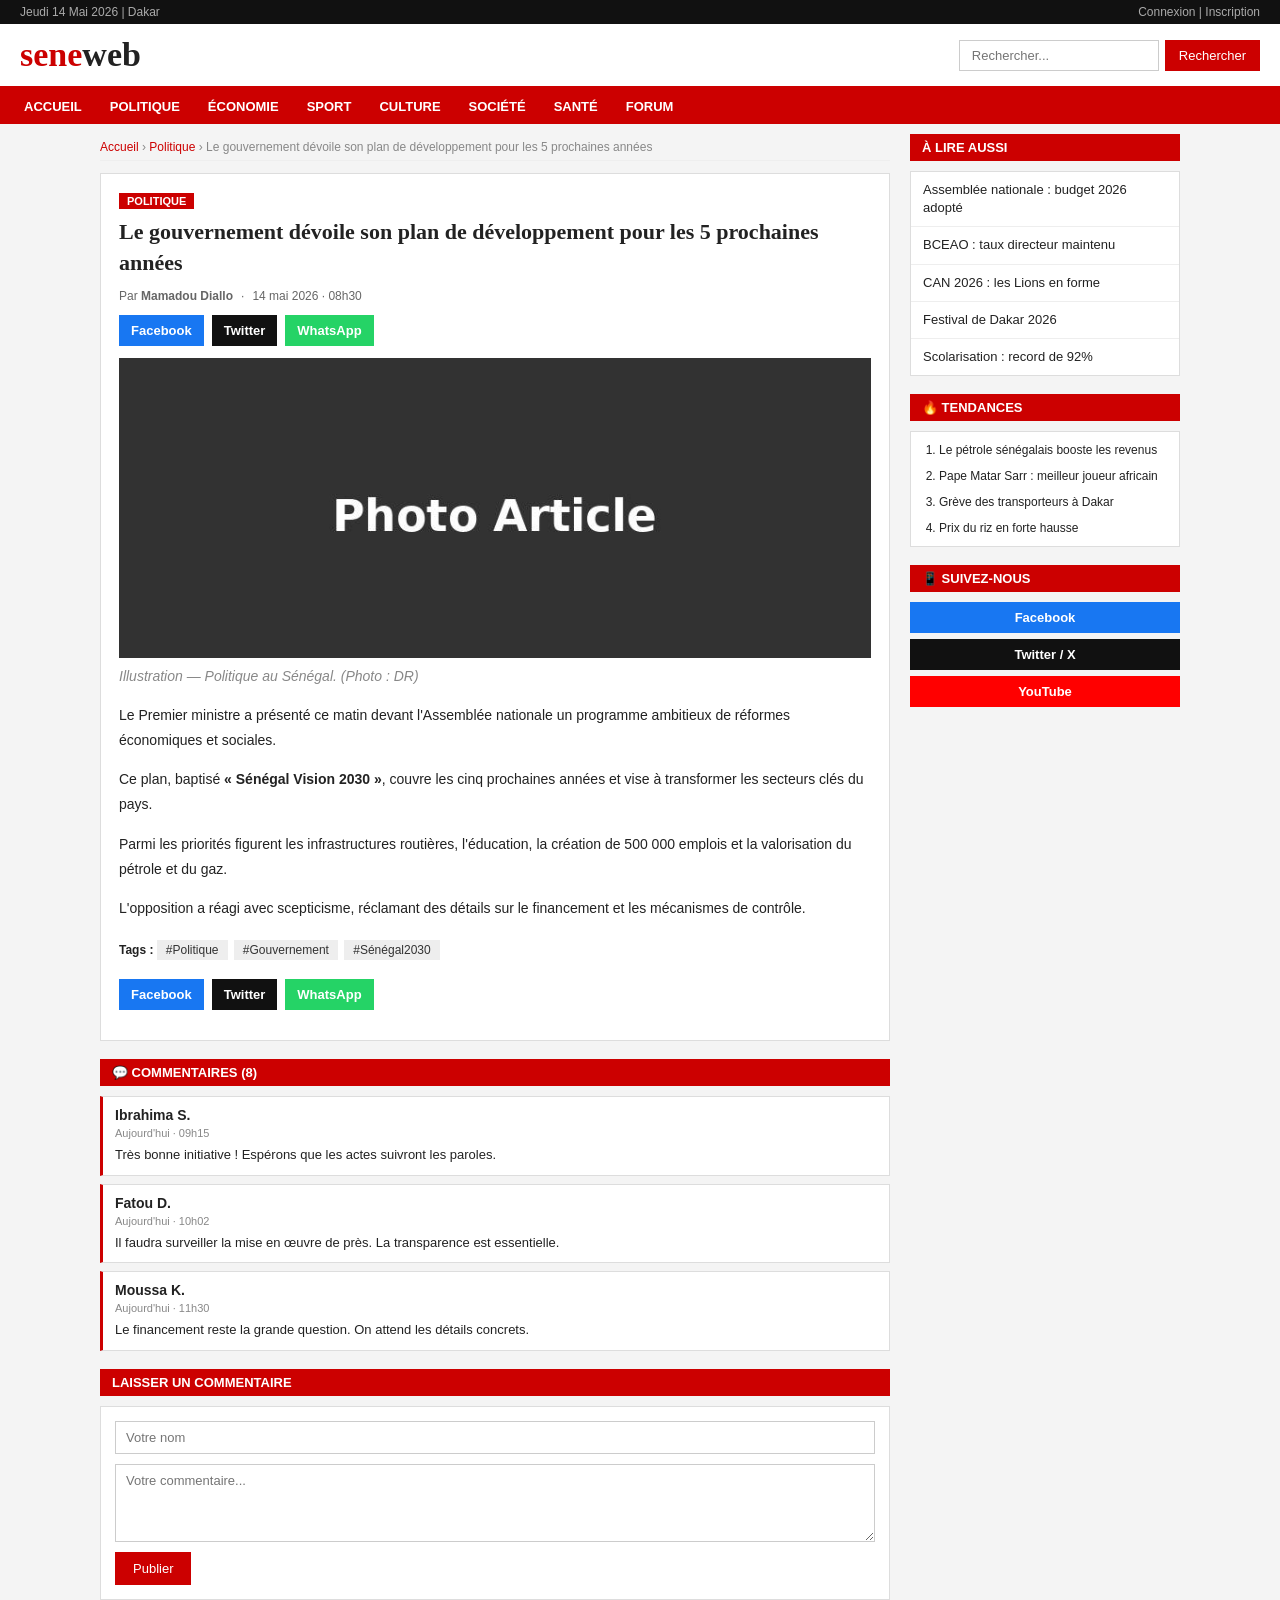
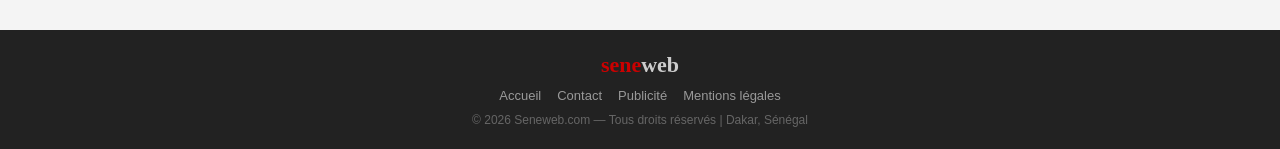
<file: Downloads/projet_HabyAnne/article.html>
<!DOCTYPE html>
<html lang="fr">
<head>
  <meta charset="UTF-8" />
  <meta name="viewport" content="width=device-width, initial-scale=1.0"/>
  <title>Seneweb - Le gouvernement dévoile son plan de développement pour les 5 prochaines années</title>
  <link rel="stylesheet" href="style.css" />
</head>
<body>
  <div class="barre-haut">
    <span>Jeudi 14 Mai 2026 | Dakar</span>
    <span><a href="#">Connexion</a> | <a href="#">Inscription</a></span>
  </div>
  <header class="entete">
    <div class="logo">sene<span>web</span></div>
    <div class="recherche-haut">
      <input type="text" placeholder="Rechercher..." />
      <button onclick="window.location='recherche.html'">Rechercher</button>
    </div>
  </header>
  <nav class="navigation">
    <a href="index.html">Accueil</a>
    <a href="categorie.html">Politique</a>
    <a href="categorie-economie.html">Économie</a>
    <a href="categorie-sport.html">Sport</a>
    <a href="categorie-culture.html">Culture</a>
    <a href="categorie-societe.html">Société</a>
    <a href="categorie-sante.html">Santé</a>
    <a href="forum.html">Forum</a>
  </nav>
  <div class="contenu">
    <main class="gauche">
      <div class="fil-ariane">
        <a href="index.html">Accueil</a> &rsaquo;
        <a href="categorie.html">Politique</a> &rsaquo;
        <span>Le gouvernement dévoile son plan de développement pour les 5 prochaines années</span>
      </div>
      <article class="article-detail">
        <span class="etiquette ">Politique</span>
        <h1>Le gouvernement dévoile son plan de développement pour les 5 prochaines années</h1>
        <div class="article-meta">
          <span>Par <strong>Mamadou Diallo</strong></span>
          <span>·</span>
          <span>14 mai 2026 · 08h30</span>
        </div>
        <div class="partage">
          <a href="#" class="reseau facebook">Facebook</a>
          <a href="#" class="reseau twitter">Twitter</a>
          <a href="#" class="reseau whatsapp">WhatsApp</a>
        </div>
        <img src="img/article.jpg" alt="Le gouvernement dévoile son plan de développement pour les 5 prochaines années" class="img-article" />
        <p class="legende">Illustration — Politique au Sénégal. (Photo : DR)</p>
        <p>Le Premier ministre a présenté ce matin devant l'Assemblée nationale un programme ambitieux de réformes économiques et sociales.</p>
        <p>Ce plan, baptisé <strong>« Sénégal Vision 2030 »</strong>, couvre les cinq prochaines années et vise à transformer les secteurs clés du pays.</p>
        <p>Parmi les priorités figurent les infrastructures routières, l'éducation, la création de 500 000 emplois et la valorisation du pétrole et du gaz.</p>
        <p>L'opposition a réagi avec scepticisme, réclamant des détails sur le financement et les mécanismes de contrôle.</p>
        <div class="tags">
          <strong>Tags :</strong>
          <a href="recherche.html">#Politique</a>
          <a href="recherche.html">#Gouvernement</a>
          <a href="recherche.html">#Sénégal2030</a>
        </div>
        <div class="partage">
          <a href="#" class="reseau facebook">Facebook</a>
          <a href="#" class="reseau twitter">Twitter</a>
          <a href="#" class="reseau whatsapp">WhatsApp</a>
        </div>
      </article>
      <div class="titre-section top">💬 Commentaires (8)</div>
      <div class="commentaires">
        <div class="commentaire">
          <strong>Ibrahima S.</strong> <span class="meta">Aujourd'hui · 09h15</span>
          <p>Très bonne initiative ! Espérons que les actes suivront les paroles.</p>
        </div>
        <div class="commentaire">
          <strong>Fatou D.</strong> <span class="meta">Aujourd'hui · 10h02</span>
          <p>Il faudra surveiller la mise en œuvre de près. La transparence est essentielle.</p>
        </div>
        <div class="commentaire">
          <strong>Moussa K.</strong> <span class="meta">Aujourd'hui · 11h30</span>
          <p>Le financement reste la grande question. On attend les détails concrets.</p>
        </div>
      </div>
      <div class="titre-section top">Laisser un commentaire</div>
      <div class="form-commentaire">
        <input type="text" placeholder="Votre nom" />
        <textarea placeholder="Votre commentaire..." rows="4"></textarea>
        <button>Publier</button>
      </div>
    </main>
    <aside class="droite">
      <div class="titre-section">À Lire Aussi</div>
      <ul class="liste-aussi">
        <li><a href="article.html">Assemblée nationale : budget 2026 adopté</a></li>
        <li><a href="article-economie.html">BCEAO : taux directeur maintenu</a></li>
        <li><a href="article-sport.html">CAN 2026 : les Lions en forme</a></li>
        <li><a href="article-culture.html">Festival de Dakar 2026</a></li>
        <li><a href="article-societe.html">Scolarisation : record de 92%</a></li>
      </ul>
      <div class="titre-section top">🔥 Tendances</div>
      <ol class="tendances">
        <li><a href="article.html">Le pétrole sénégalais booste les revenus</a></li>
        <li><a href="article-sport.html">Pape Matar Sarr : meilleur joueur africain</a></li>
        <li><a href="article.html">Grève des transporteurs à Dakar</a></li>
        <li><a href="article.html">Prix du riz en forte hausse</a></li>
      </ol>
      <div class="titre-section top">📱 Suivez-nous</div>
      <div class="reseaux">
        <a href="#" class="reseau facebook">Facebook</a>
        <a href="#" class="reseau twitter">Twitter / X</a>
        <a href="#" class="reseau youtube">YouTube</a>
      </div>
    </aside>
  </div>
  <footer class="pied">
    <div class="logo pied-logo">sene<span>web</span></div>
    <div class="liens-pied">
      <a href="index.html">Accueil</a><a href="#">Contact</a>
      <a href="#">Publicité</a><a href="#">Mentions légales</a>
    </div>
    <p>© 2026 Seneweb.com — Tous droits réservés | Dakar, Sénégal</p>
  </footer>
</body>
</html>
</file>
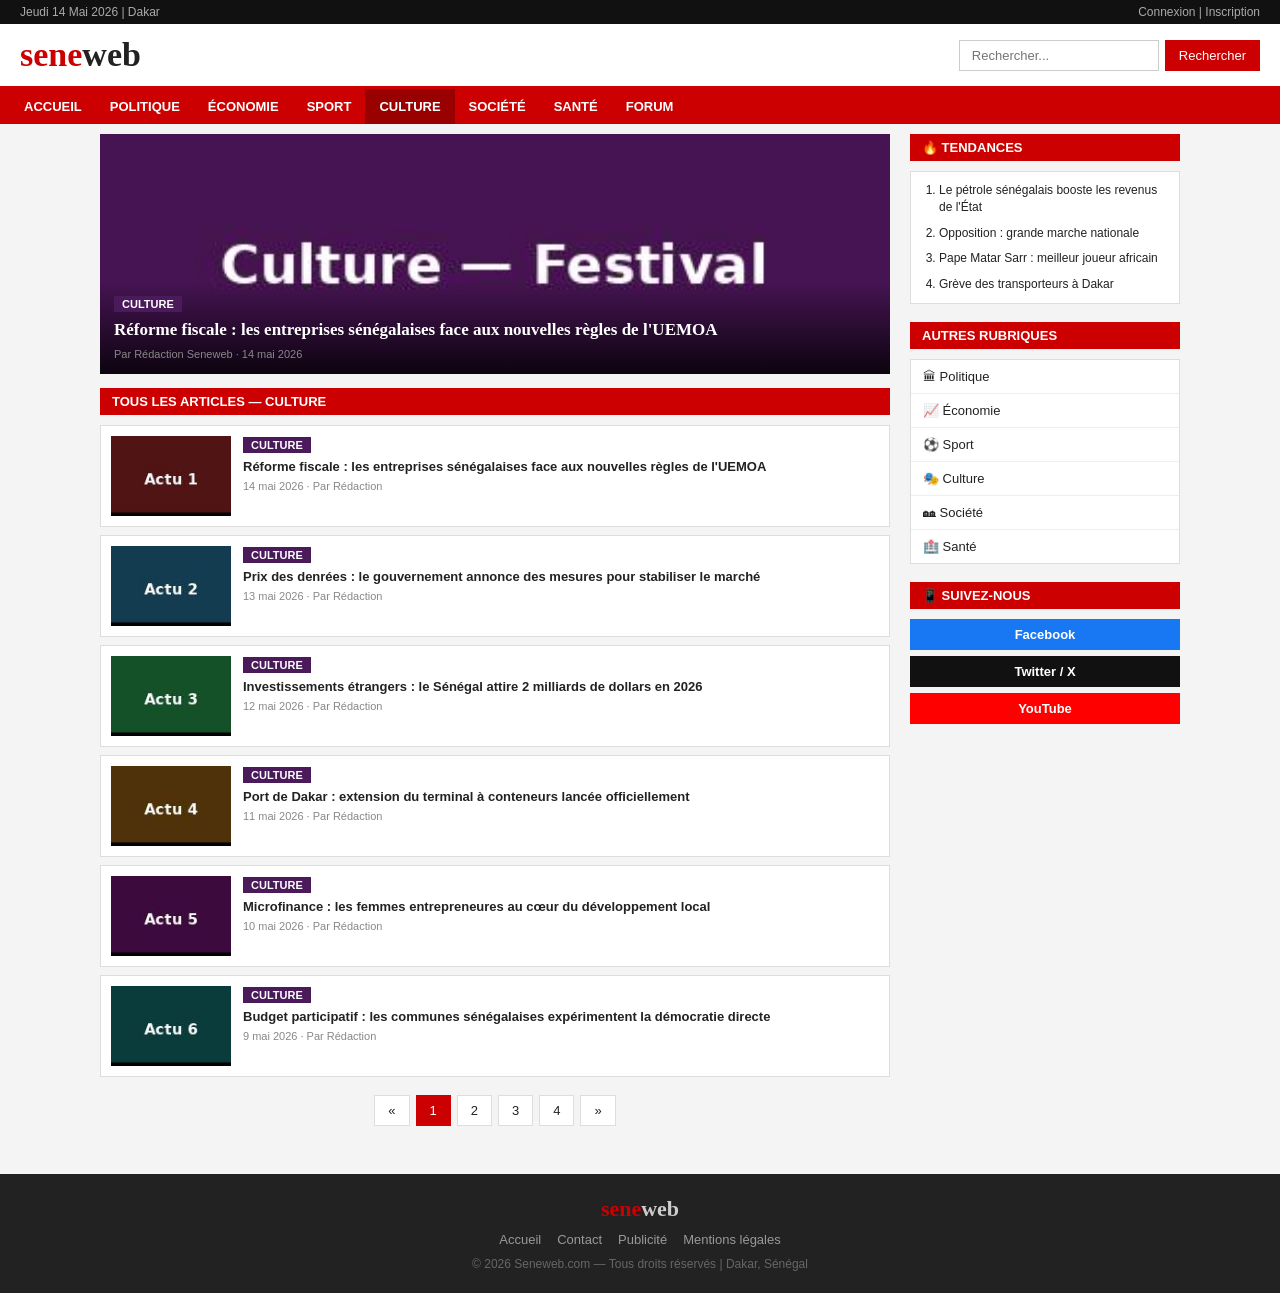
<file: Downloads/projet_HabyAnne/categorie-culture.html>
<!DOCTYPE html>
<html lang="fr">
<head>
  <meta charset="UTF-8" />
  <meta name="viewport" content="width=device-width, initial-scale=1.0"/>
  <title>Seneweb - Culture</title>
  <link rel="stylesheet" href="style.css" />
</head>
<body>
  <div class="barre-haut">
    <span>Jeudi 14 Mai 2026 | Dakar</span>
    <span><a href="#">Connexion</a> | <a href="#">Inscription</a></span>
  </div>
  <header class="entete">
    <div class="logo">sene<span>web</span></div>
    <div class="recherche-haut">
      <input type="text" placeholder="Rechercher..." />
      <button onclick="window.location='recherche.html'">Rechercher</button>
    </div>
  </header>
  <nav class="navigation">
    <a href="index.html">Accueil</a>
    <a href="categorie.html">Politique</a>
    <a href="categorie-economie.html">Économie</a>
    <a href="categorie-sport.html">Sport</a>
    <a href="categorie-culture.html"class="actif">Culture</a>
    <a href="categorie-societe.html">Société</a>
    <a href="categorie-sante.html">Santé</a>
    <a href="forum.html">Forum</a>
  </nav>
  <div class="contenu">
    <main class="gauche">
      <div class="article-vedette">
        <img src="img/culture.jpg" alt="Culture" />
        <div class="vedette-texte">
          <span class="etiquette violet">Culture</span>
          <h2><a href="article.html">Réforme fiscale : les entreprises sénégalaises face aux nouvelles règles de l'UEMOA</a></h2>
          <span class="meta">Par Rédaction Seneweb · 14 mai 2026</span>
        </div>
      </div>
      <div class="titre-section">Tous les articles — Culture</div>
      <ul class="liste-cat">
        <li>
          <img src="img/vignette1.jpg" alt="" />
          <div>
            <span class="etiquette violet">Culture</span>
            <h3><a href="article.html">Réforme fiscale : les entreprises sénégalaises face aux nouvelles règles de l'UEMOA</a></h3>
            <span class="meta">14 mai 2026 · Par Rédaction</span>
          </div>
        </li>
        <li>
          <img src="img/vignette2.jpg" alt="" />
          <div>
            <span class="etiquette violet">Culture</span>
            <h3><a href="article.html">Prix des denrées : le gouvernement annonce des mesures pour stabiliser le marché</a></h3>
            <span class="meta">13 mai 2026 · Par Rédaction</span>
          </div>
        </li>
        <li>
          <img src="img/vignette3.jpg" alt="" />
          <div>
            <span class="etiquette violet">Culture</span>
            <h3><a href="article.html">Investissements étrangers : le Sénégal attire 2 milliards de dollars en 2026</a></h3>
            <span class="meta">12 mai 2026 · Par Rédaction</span>
          </div>
        </li>
        <li>
          <img src="img/vignette4.jpg" alt="" />
          <div>
            <span class="etiquette violet">Culture</span>
            <h3><a href="article.html">Port de Dakar : extension du terminal à conteneurs lancée officiellement</a></h3>
            <span class="meta">11 mai 2026 · Par Rédaction</span>
          </div>
        </li>
        <li>
          <img src="img/vignette5.jpg" alt="" />
          <div>
            <span class="etiquette violet">Culture</span>
            <h3><a href="article.html">Microfinance : les femmes entrepreneures au cœur du développement local</a></h3>
            <span class="meta">10 mai 2026 · Par Rédaction</span>
          </div>
        </li>
        <li>
          <img src="img/vignette6.jpg" alt="" />
          <div>
            <span class="etiquette violet">Culture</span>
            <h3><a href="article.html">Budget participatif : les communes sénégalaises expérimentent la démocratie directe</a></h3>
            <span class="meta">9 mai 2026 · Par Rédaction</span>
          </div>
        </li>
      </ul>
      <div class="pagination">
        <a href="#">&laquo;</a>
        <a href="#" class="page-actif">1</a>
        <a href="#">2</a><a href="#">3</a><a href="#">4</a>
        <a href="#">&raquo;</a>
      </div>
    </main>
    <aside class="droite">
      <div class="titre-section">🔥 Tendances</div>
      <ol class="tendances">
        <li><a href="article.html">Le pétrole sénégalais booste les revenus de l'État</a></li>
        <li><a href="article.html">Opposition : grande marche nationale</a></li>
        <li><a href="article-sport.html">Pape Matar Sarr : meilleur joueur africain</a></li>
        <li><a href="article.html">Grève des transporteurs à Dakar</a></li>
      </ol>
      <div class="titre-section top">Autres rubriques</div>
      <ul class="liste-rubriques">
        <li><a href="categorie.html">🏛 Politique</a></li>
        <li><a href="categorie-economie.html">📈 Économie</a></li>
        <li><a href="categorie-sport.html">⚽ Sport</a></li>
        <li><a href="categorie-culture.html">🎭 Culture</a></li>
        <li><a href="categorie-societe.html">🏘 Société</a></li>
        <li><a href="categorie-sante.html">🏥 Santé</a></li>
      </ul>
      <div class="titre-section top">📱 Suivez-nous</div>
      <div class="reseaux">
        <a href="#" class="reseau facebook">Facebook</a>
        <a href="#" class="reseau twitter">Twitter / X</a>
        <a href="#" class="reseau youtube">YouTube</a>
      </div>
    </aside>
  </div>
  <footer class="pied">
    <div class="logo pied-logo">sene<span>web</span></div>
    <div class="liens-pied">
      <a href="index.html">Accueil</a><a href="#">Contact</a>
      <a href="#">Publicité</a><a href="#">Mentions légales</a>
    </div>
    <p>© 2026 Seneweb.com — Tous droits réservés | Dakar, Sénégal</p>
  </footer>
</body>
</html>
</file>
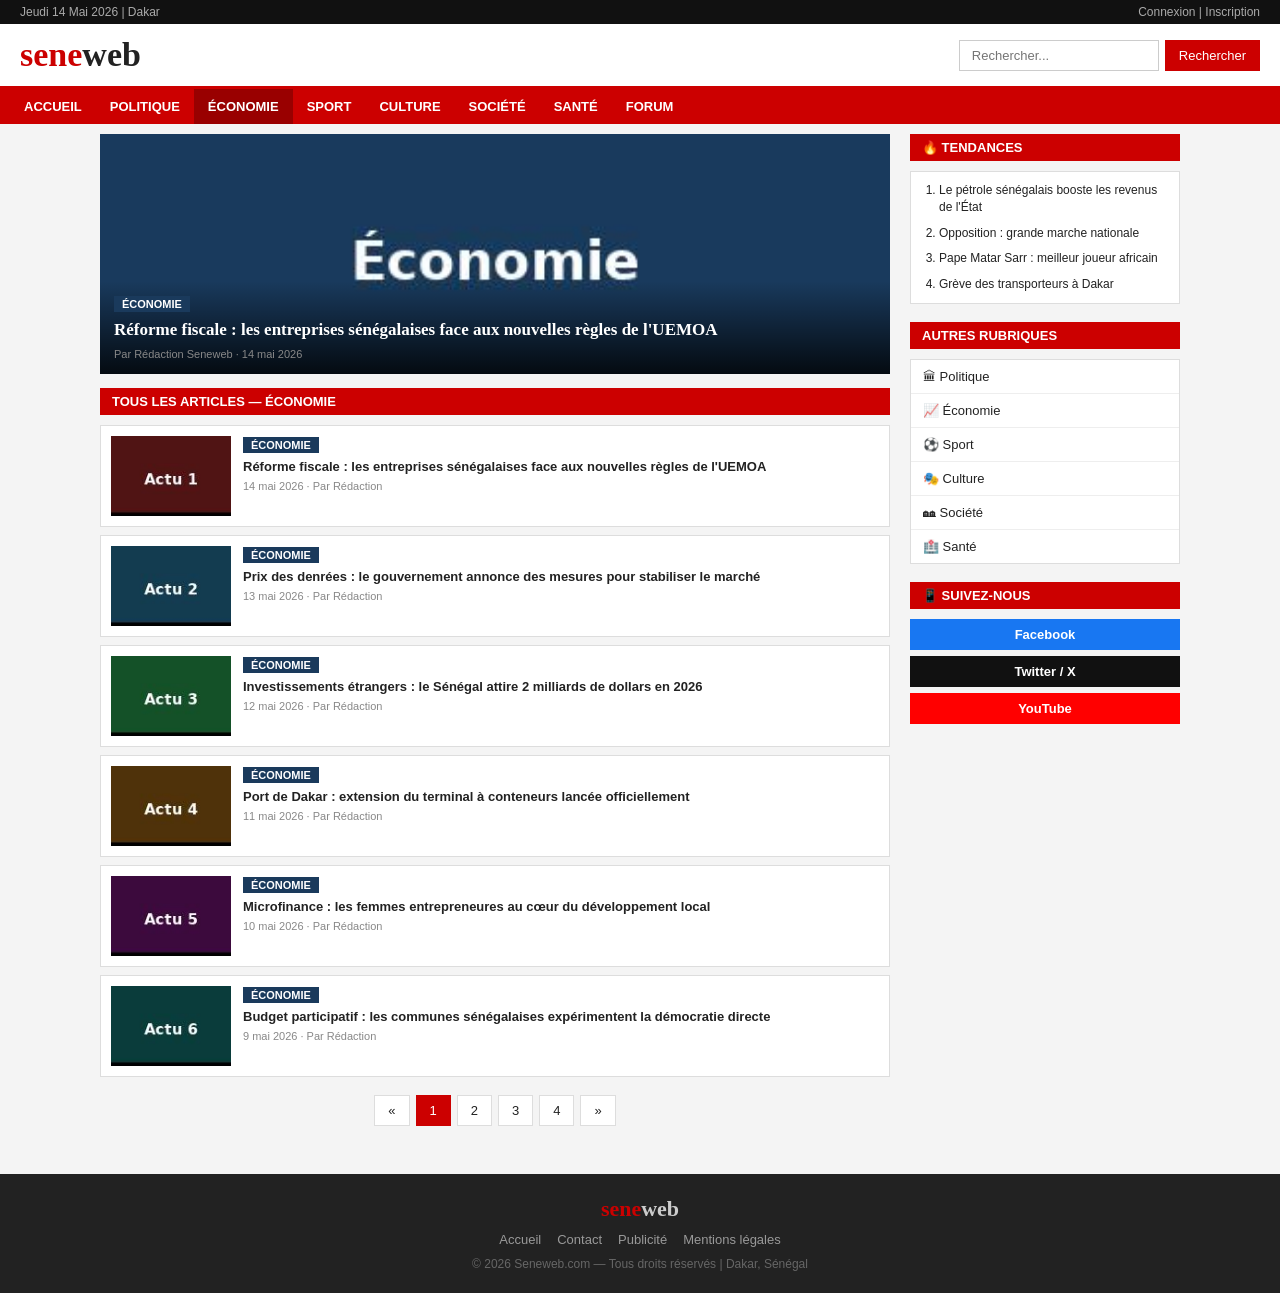
<file: Downloads/projet_HabyAnne/categorie-economie.html>
<!DOCTYPE html>
<html lang="fr">
<head>
  <meta charset="UTF-8" />
  <meta name="viewport" content="width=device-width, initial-scale=1.0"/>
  <title>Seneweb - Économie</title>
  <link rel="stylesheet" href="style.css" />
</head>
<body>
  <div class="barre-haut">
    <span>Jeudi 14 Mai 2026 | Dakar</span>
    <span><a href="#">Connexion</a> | <a href="#">Inscription</a></span>
  </div>
  <header class="entete">
    <div class="logo">sene<span>web</span></div>
    <div class="recherche-haut">
      <input type="text" placeholder="Rechercher..." />
      <button onclick="window.location='recherche.html'">Rechercher</button>
    </div>
  </header>
  <nav class="navigation">
    <a href="index.html">Accueil</a>
    <a href="categorie.html">Politique</a>
    <a href="categorie-economie.html"class="actif">Économie</a>
    <a href="categorie-sport.html">Sport</a>
    <a href="categorie-culture.html">Culture</a>
    <a href="categorie-societe.html">Société</a>
    <a href="categorie-sante.html">Santé</a>
    <a href="forum.html">Forum</a>
  </nav>
  <div class="contenu">
    <main class="gauche">
      <div class="article-vedette">
        <img src="img/economie.jpg" alt="Économie" />
        <div class="vedette-texte">
          <span class="etiquette bleu">Économie</span>
          <h2><a href="article.html">Réforme fiscale : les entreprises sénégalaises face aux nouvelles règles de l'UEMOA</a></h2>
          <span class="meta">Par Rédaction Seneweb · 14 mai 2026</span>
        </div>
      </div>
      <div class="titre-section">Tous les articles — Économie</div>
      <ul class="liste-cat">
        <li>
          <img src="img/vignette1.jpg" alt="" />
          <div>
            <span class="etiquette bleu">Économie</span>
            <h3><a href="article.html">Réforme fiscale : les entreprises sénégalaises face aux nouvelles règles de l'UEMOA</a></h3>
            <span class="meta">14 mai 2026 · Par Rédaction</span>
          </div>
        </li>
        <li>
          <img src="img/vignette2.jpg" alt="" />
          <div>
            <span class="etiquette bleu">Économie</span>
            <h3><a href="article.html">Prix des denrées : le gouvernement annonce des mesures pour stabiliser le marché</a></h3>
            <span class="meta">13 mai 2026 · Par Rédaction</span>
          </div>
        </li>
        <li>
          <img src="img/vignette3.jpg" alt="" />
          <div>
            <span class="etiquette bleu">Économie</span>
            <h3><a href="article.html">Investissements étrangers : le Sénégal attire 2 milliards de dollars en 2026</a></h3>
            <span class="meta">12 mai 2026 · Par Rédaction</span>
          </div>
        </li>
        <li>
          <img src="img/vignette4.jpg" alt="" />
          <div>
            <span class="etiquette bleu">Économie</span>
            <h3><a href="article.html">Port de Dakar : extension du terminal à conteneurs lancée officiellement</a></h3>
            <span class="meta">11 mai 2026 · Par Rédaction</span>
          </div>
        </li>
        <li>
          <img src="img/vignette5.jpg" alt="" />
          <div>
            <span class="etiquette bleu">Économie</span>
            <h3><a href="article.html">Microfinance : les femmes entrepreneures au cœur du développement local</a></h3>
            <span class="meta">10 mai 2026 · Par Rédaction</span>
          </div>
        </li>
        <li>
          <img src="img/vignette6.jpg" alt="" />
          <div>
            <span class="etiquette bleu">Économie</span>
            <h3><a href="article.html">Budget participatif : les communes sénégalaises expérimentent la démocratie directe</a></h3>
            <span class="meta">9 mai 2026 · Par Rédaction</span>
          </div>
        </li>
      </ul>
      <div class="pagination">
        <a href="#">&laquo;</a>
        <a href="#" class="page-actif">1</a>
        <a href="#">2</a><a href="#">3</a><a href="#">4</a>
        <a href="#">&raquo;</a>
      </div>
    </main>
    <aside class="droite">
      <div class="titre-section">🔥 Tendances</div>
      <ol class="tendances">
        <li><a href="article.html">Le pétrole sénégalais booste les revenus de l'État</a></li>
        <li><a href="article.html">Opposition : grande marche nationale</a></li>
        <li><a href="article-sport.html">Pape Matar Sarr : meilleur joueur africain</a></li>
        <li><a href="article.html">Grève des transporteurs à Dakar</a></li>
      </ol>
      <div class="titre-section top">Autres rubriques</div>
      <ul class="liste-rubriques">
        <li><a href="categorie.html">🏛 Politique</a></li>
        <li><a href="categorie-economie.html">📈 Économie</a></li>
        <li><a href="categorie-sport.html">⚽ Sport</a></li>
        <li><a href="categorie-culture.html">🎭 Culture</a></li>
        <li><a href="categorie-societe.html">🏘 Société</a></li>
        <li><a href="categorie-sante.html">🏥 Santé</a></li>
      </ul>
      <div class="titre-section top">📱 Suivez-nous</div>
      <div class="reseaux">
        <a href="#" class="reseau facebook">Facebook</a>
        <a href="#" class="reseau twitter">Twitter / X</a>
        <a href="#" class="reseau youtube">YouTube</a>
      </div>
    </aside>
  </div>
  <footer class="pied">
    <div class="logo pied-logo">sene<span>web</span></div>
    <div class="liens-pied">
      <a href="index.html">Accueil</a><a href="#">Contact</a>
      <a href="#">Publicité</a><a href="#">Mentions légales</a>
    </div>
    <p>© 2026 Seneweb.com — Tous droits réservés | Dakar, Sénégal</p>
  </footer>
</body>
</html>
</file>
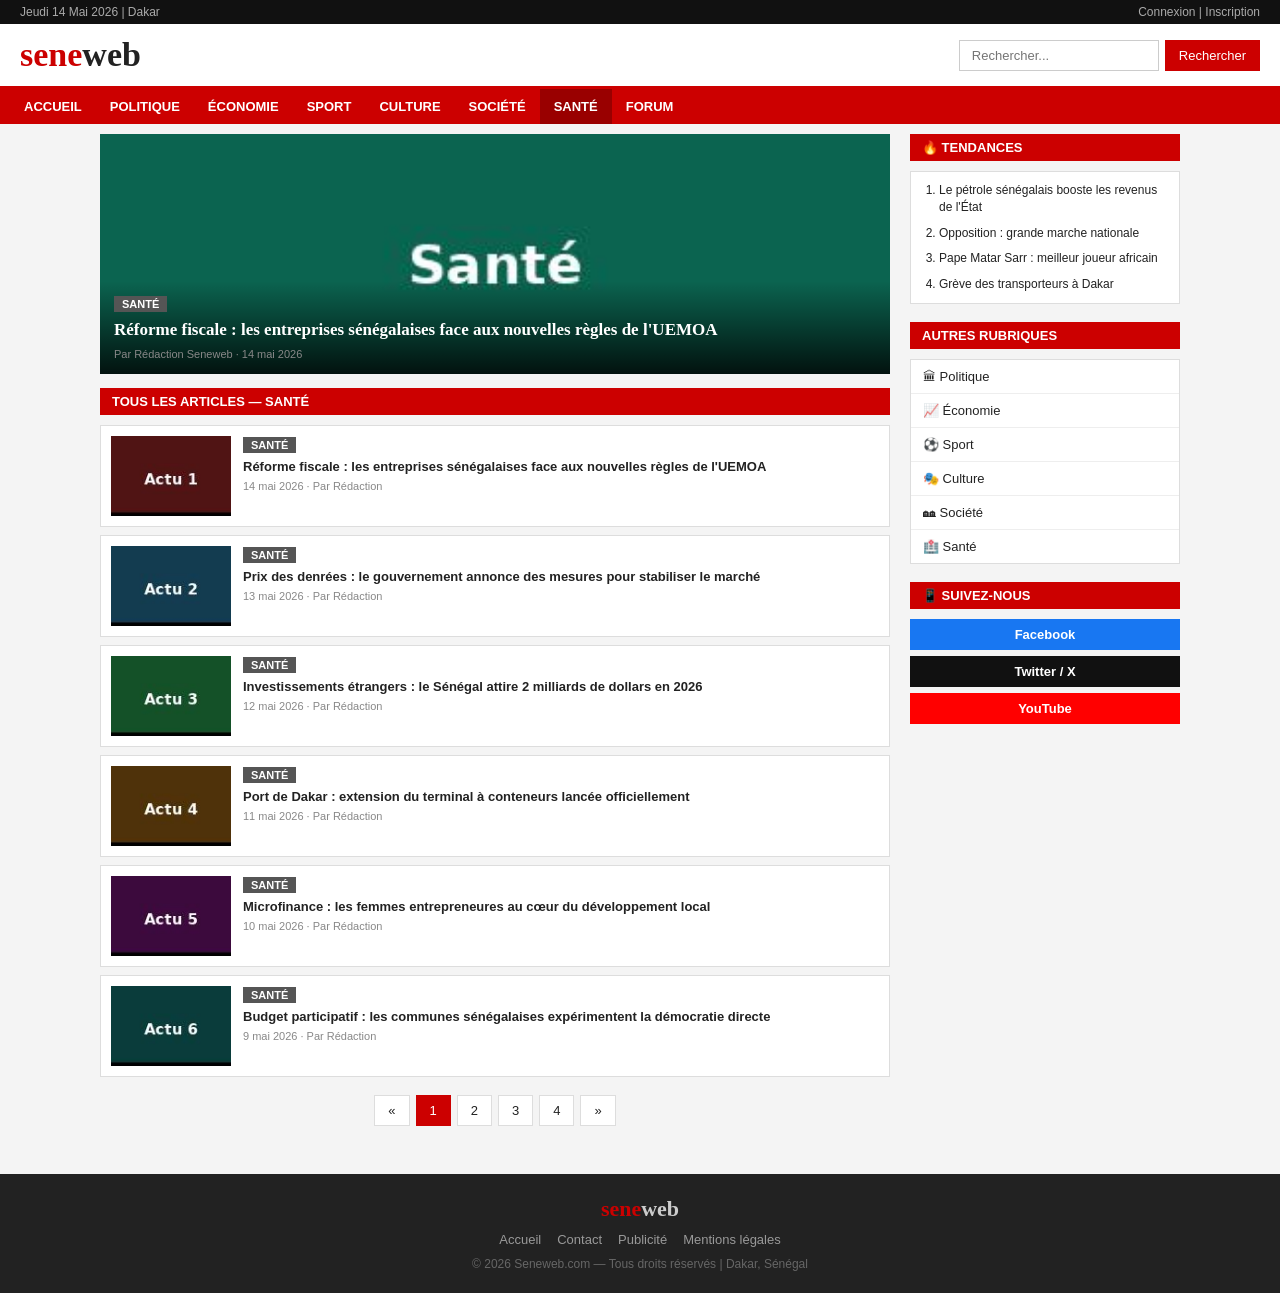
<file: Downloads/projet_HabyAnne/categorie-sante.html>
<!DOCTYPE html>
<html lang="fr">
<head>
  <meta charset="UTF-8" />
  <meta name="viewport" content="width=device-width, initial-scale=1.0"/>
  <title>Seneweb - Santé</title>
  <link rel="stylesheet" href="style.css" />
</head>
<body>
  <div class="barre-haut">
    <span>Jeudi 14 Mai 2026 | Dakar</span>
    <span><a href="#">Connexion</a> | <a href="#">Inscription</a></span>
  </div>
  <header class="entete">
    <div class="logo">sene<span>web</span></div>
    <div class="recherche-haut">
      <input type="text" placeholder="Rechercher..." />
      <button onclick="window.location='recherche.html'">Rechercher</button>
    </div>
  </header>
  <nav class="navigation">
    <a href="index.html">Accueil</a>
    <a href="categorie.html">Politique</a>
    <a href="categorie-economie.html">Économie</a>
    <a href="categorie-sport.html">Sport</a>
    <a href="categorie-culture.html">Culture</a>
    <a href="categorie-societe.html">Société</a>
    <a href="categorie-sante.html"class="actif">Santé</a>
    <a href="forum.html">Forum</a>
  </nav>
  <div class="contenu">
    <main class="gauche">
      <div class="article-vedette">
        <img src="img/sante.jpg" alt="Santé" />
        <div class="vedette-texte">
          <span class="etiquette gris">Santé</span>
          <h2><a href="article.html">Réforme fiscale : les entreprises sénégalaises face aux nouvelles règles de l'UEMOA</a></h2>
          <span class="meta">Par Rédaction Seneweb · 14 mai 2026</span>
        </div>
      </div>
      <div class="titre-section">Tous les articles — Santé</div>
      <ul class="liste-cat">
        <li>
          <img src="img/vignette1.jpg" alt="" />
          <div>
            <span class="etiquette gris">Santé</span>
            <h3><a href="article.html">Réforme fiscale : les entreprises sénégalaises face aux nouvelles règles de l'UEMOA</a></h3>
            <span class="meta">14 mai 2026 · Par Rédaction</span>
          </div>
        </li>
        <li>
          <img src="img/vignette2.jpg" alt="" />
          <div>
            <span class="etiquette gris">Santé</span>
            <h3><a href="article.html">Prix des denrées : le gouvernement annonce des mesures pour stabiliser le marché</a></h3>
            <span class="meta">13 mai 2026 · Par Rédaction</span>
          </div>
        </li>
        <li>
          <img src="img/vignette3.jpg" alt="" />
          <div>
            <span class="etiquette gris">Santé</span>
            <h3><a href="article.html">Investissements étrangers : le Sénégal attire 2 milliards de dollars en 2026</a></h3>
            <span class="meta">12 mai 2026 · Par Rédaction</span>
          </div>
        </li>
        <li>
          <img src="img/vignette4.jpg" alt="" />
          <div>
            <span class="etiquette gris">Santé</span>
            <h3><a href="article.html">Port de Dakar : extension du terminal à conteneurs lancée officiellement</a></h3>
            <span class="meta">11 mai 2026 · Par Rédaction</span>
          </div>
        </li>
        <li>
          <img src="img/vignette5.jpg" alt="" />
          <div>
            <span class="etiquette gris">Santé</span>
            <h3><a href="article.html">Microfinance : les femmes entrepreneures au cœur du développement local</a></h3>
            <span class="meta">10 mai 2026 · Par Rédaction</span>
          </div>
        </li>
        <li>
          <img src="img/vignette6.jpg" alt="" />
          <div>
            <span class="etiquette gris">Santé</span>
            <h3><a href="article.html">Budget participatif : les communes sénégalaises expérimentent la démocratie directe</a></h3>
            <span class="meta">9 mai 2026 · Par Rédaction</span>
          </div>
        </li>
      </ul>
      <div class="pagination">
        <a href="#">&laquo;</a>
        <a href="#" class="page-actif">1</a>
        <a href="#">2</a><a href="#">3</a><a href="#">4</a>
        <a href="#">&raquo;</a>
      </div>
    </main>
    <aside class="droite">
      <div class="titre-section">🔥 Tendances</div>
      <ol class="tendances">
        <li><a href="article.html">Le pétrole sénégalais booste les revenus de l'État</a></li>
        <li><a href="article.html">Opposition : grande marche nationale</a></li>
        <li><a href="article-sport.html">Pape Matar Sarr : meilleur joueur africain</a></li>
        <li><a href="article.html">Grève des transporteurs à Dakar</a></li>
      </ol>
      <div class="titre-section top">Autres rubriques</div>
      <ul class="liste-rubriques">
        <li><a href="categorie.html">🏛 Politique</a></li>
        <li><a href="categorie-economie.html">📈 Économie</a></li>
        <li><a href="categorie-sport.html">⚽ Sport</a></li>
        <li><a href="categorie-culture.html">🎭 Culture</a></li>
        <li><a href="categorie-societe.html">🏘 Société</a></li>
        <li><a href="categorie-sante.html">🏥 Santé</a></li>
      </ul>
      <div class="titre-section top">📱 Suivez-nous</div>
      <div class="reseaux">
        <a href="#" class="reseau facebook">Facebook</a>
        <a href="#" class="reseau twitter">Twitter / X</a>
        <a href="#" class="reseau youtube">YouTube</a>
      </div>
    </aside>
  </div>
  <footer class="pied">
    <div class="logo pied-logo">sene<span>web</span></div>
    <div class="liens-pied">
      <a href="index.html">Accueil</a><a href="#">Contact</a>
      <a href="#">Publicité</a><a href="#">Mentions légales</a>
    </div>
    <p>© 2026 Seneweb.com — Tous droits réservés | Dakar, Sénégal</p>
  </footer>
</body>
</html>
</file>
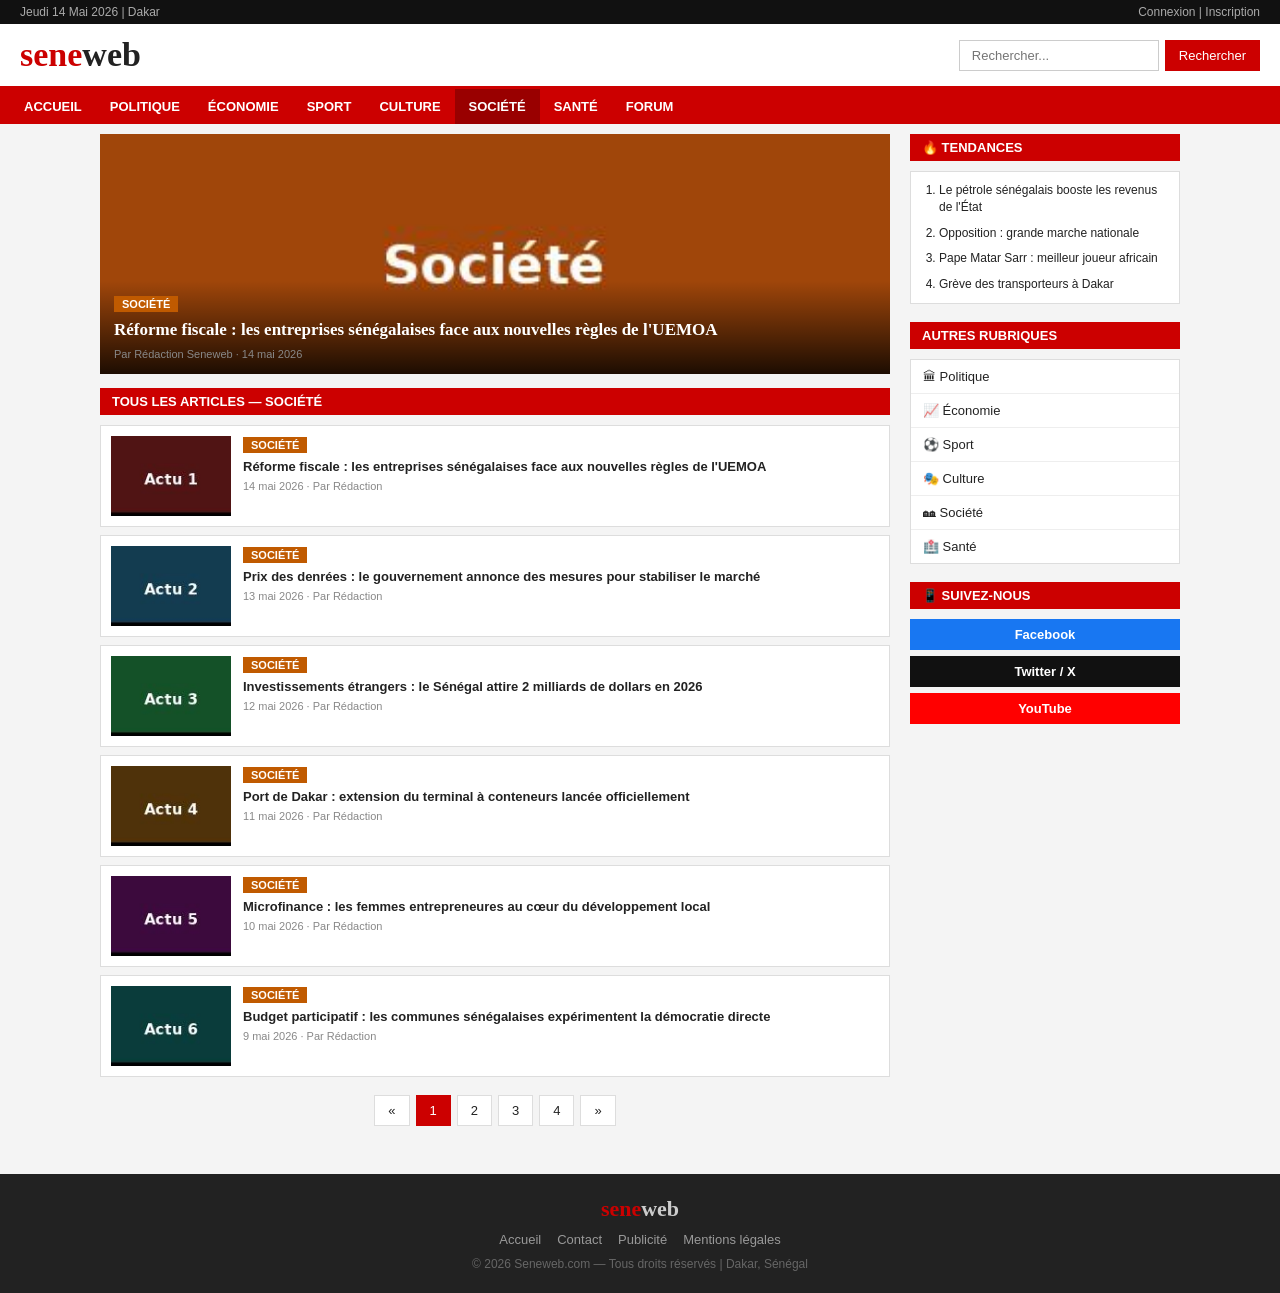
<file: Downloads/projet_HabyAnne/categorie-societe.html>
<!DOCTYPE html>
<html lang="fr">
<head>
  <meta charset="UTF-8" />
  <meta name="viewport" content="width=device-width, initial-scale=1.0"/>
  <title>Seneweb - Société</title>
  <link rel="stylesheet" href="style.css" />
</head>
<body>
  <div class="barre-haut">
    <span>Jeudi 14 Mai 2026 | Dakar</span>
    <span><a href="#">Connexion</a> | <a href="#">Inscription</a></span>
  </div>
  <header class="entete">
    <div class="logo">sene<span>web</span></div>
    <div class="recherche-haut">
      <input type="text" placeholder="Rechercher..." />
      <button onclick="window.location='recherche.html'">Rechercher</button>
    </div>
  </header>
  <nav class="navigation">
    <a href="index.html">Accueil</a>
    <a href="categorie.html">Politique</a>
    <a href="categorie-economie.html">Économie</a>
    <a href="categorie-sport.html">Sport</a>
    <a href="categorie-culture.html">Culture</a>
    <a href="categorie-societe.html"class="actif">Société</a>
    <a href="categorie-sante.html">Santé</a>
    <a href="forum.html">Forum</a>
  </nav>
  <div class="contenu">
    <main class="gauche">
      <div class="article-vedette">
        <img src="img/societe.jpg" alt="Société" />
        <div class="vedette-texte">
          <span class="etiquette orange">Société</span>
          <h2><a href="article.html">Réforme fiscale : les entreprises sénégalaises face aux nouvelles règles de l'UEMOA</a></h2>
          <span class="meta">Par Rédaction Seneweb · 14 mai 2026</span>
        </div>
      </div>
      <div class="titre-section">Tous les articles — Société</div>
      <ul class="liste-cat">
        <li>
          <img src="img/vignette1.jpg" alt="" />
          <div>
            <span class="etiquette orange">Société</span>
            <h3><a href="article.html">Réforme fiscale : les entreprises sénégalaises face aux nouvelles règles de l'UEMOA</a></h3>
            <span class="meta">14 mai 2026 · Par Rédaction</span>
          </div>
        </li>
        <li>
          <img src="img/vignette2.jpg" alt="" />
          <div>
            <span class="etiquette orange">Société</span>
            <h3><a href="article.html">Prix des denrées : le gouvernement annonce des mesures pour stabiliser le marché</a></h3>
            <span class="meta">13 mai 2026 · Par Rédaction</span>
          </div>
        </li>
        <li>
          <img src="img/vignette3.jpg" alt="" />
          <div>
            <span class="etiquette orange">Société</span>
            <h3><a href="article.html">Investissements étrangers : le Sénégal attire 2 milliards de dollars en 2026</a></h3>
            <span class="meta">12 mai 2026 · Par Rédaction</span>
          </div>
        </li>
        <li>
          <img src="img/vignette4.jpg" alt="" />
          <div>
            <span class="etiquette orange">Société</span>
            <h3><a href="article.html">Port de Dakar : extension du terminal à conteneurs lancée officiellement</a></h3>
            <span class="meta">11 mai 2026 · Par Rédaction</span>
          </div>
        </li>
        <li>
          <img src="img/vignette5.jpg" alt="" />
          <div>
            <span class="etiquette orange">Société</span>
            <h3><a href="article.html">Microfinance : les femmes entrepreneures au cœur du développement local</a></h3>
            <span class="meta">10 mai 2026 · Par Rédaction</span>
          </div>
        </li>
        <li>
          <img src="img/vignette6.jpg" alt="" />
          <div>
            <span class="etiquette orange">Société</span>
            <h3><a href="article.html">Budget participatif : les communes sénégalaises expérimentent la démocratie directe</a></h3>
            <span class="meta">9 mai 2026 · Par Rédaction</span>
          </div>
        </li>
      </ul>
      <div class="pagination">
        <a href="#">&laquo;</a>
        <a href="#" class="page-actif">1</a>
        <a href="#">2</a><a href="#">3</a><a href="#">4</a>
        <a href="#">&raquo;</a>
      </div>
    </main>
    <aside class="droite">
      <div class="titre-section">🔥 Tendances</div>
      <ol class="tendances">
        <li><a href="article.html">Le pétrole sénégalais booste les revenus de l'État</a></li>
        <li><a href="article.html">Opposition : grande marche nationale</a></li>
        <li><a href="article-sport.html">Pape Matar Sarr : meilleur joueur africain</a></li>
        <li><a href="article.html">Grève des transporteurs à Dakar</a></li>
      </ol>
      <div class="titre-section top">Autres rubriques</div>
      <ul class="liste-rubriques">
        <li><a href="categorie.html">🏛 Politique</a></li>
        <li><a href="categorie-economie.html">📈 Économie</a></li>
        <li><a href="categorie-sport.html">⚽ Sport</a></li>
        <li><a href="categorie-culture.html">🎭 Culture</a></li>
        <li><a href="categorie-societe.html">🏘 Société</a></li>
        <li><a href="categorie-sante.html">🏥 Santé</a></li>
      </ul>
      <div class="titre-section top">📱 Suivez-nous</div>
      <div class="reseaux">
        <a href="#" class="reseau facebook">Facebook</a>
        <a href="#" class="reseau twitter">Twitter / X</a>
        <a href="#" class="reseau youtube">YouTube</a>
      </div>
    </aside>
  </div>
  <footer class="pied">
    <div class="logo pied-logo">sene<span>web</span></div>
    <div class="liens-pied">
      <a href="index.html">Accueil</a><a href="#">Contact</a>
      <a href="#">Publicité</a><a href="#">Mentions légales</a>
    </div>
    <p>© 2026 Seneweb.com — Tous droits réservés | Dakar, Sénégal</p>
  </footer>
</body>
</html>
</file>
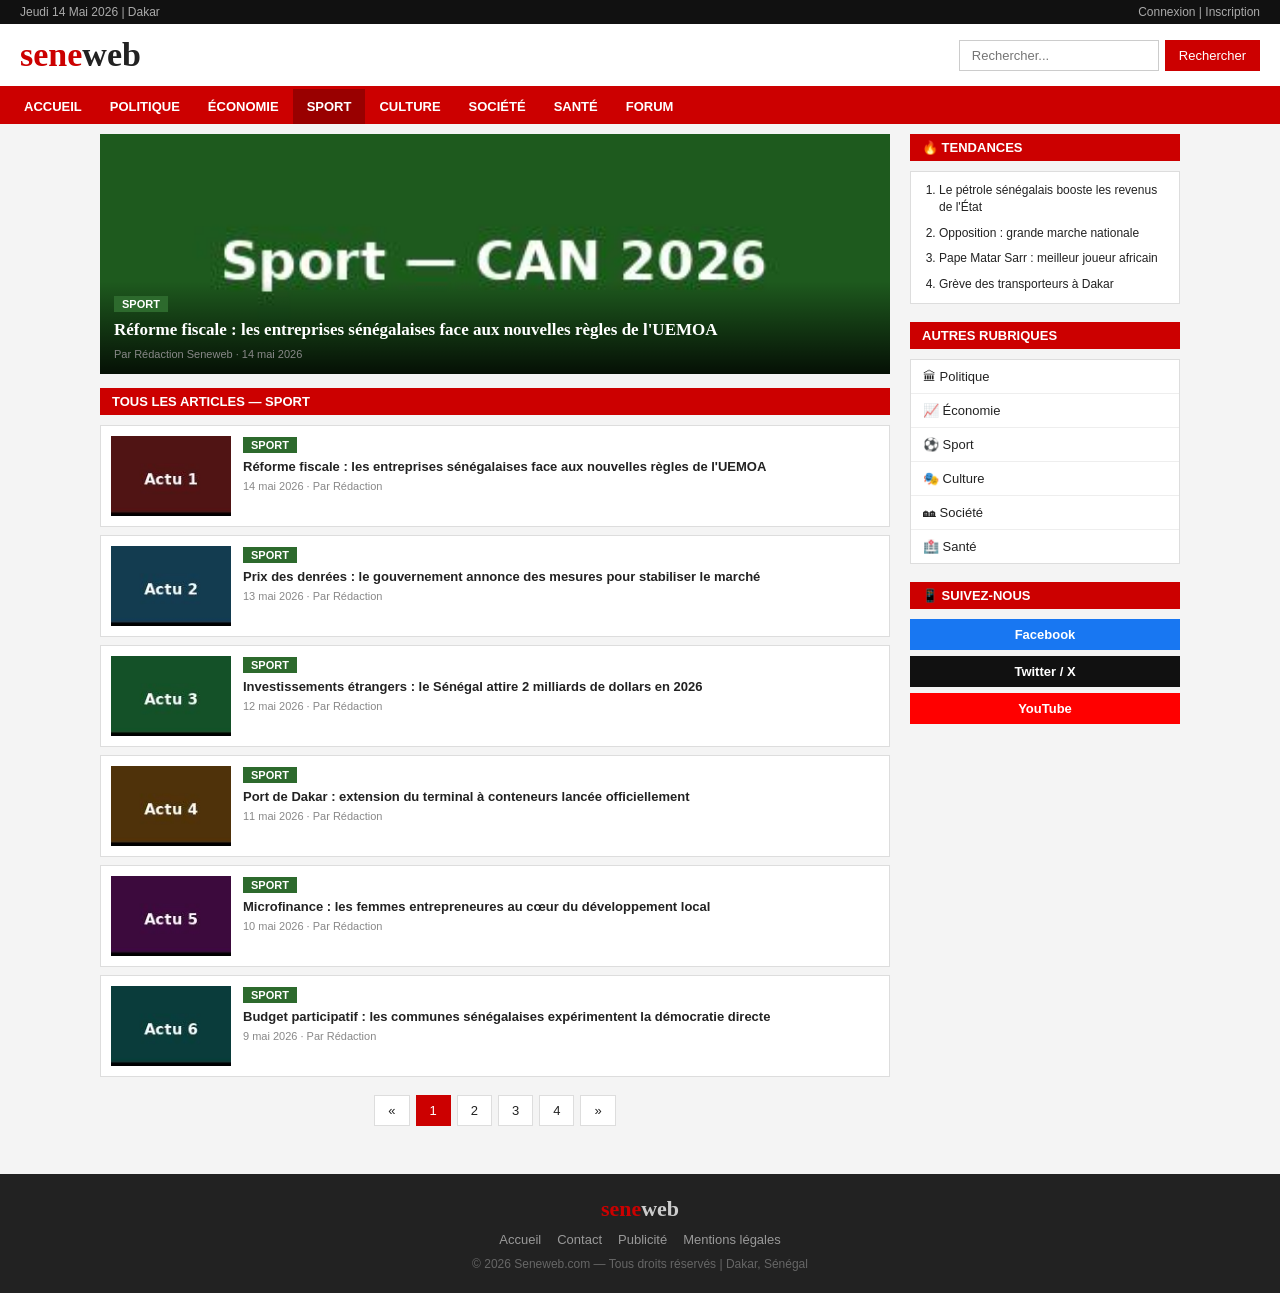
<file: Downloads/projet_HabyAnne/categorie-sport.html>
<!DOCTYPE html>
<html lang="fr">
<head>
  <meta charset="UTF-8" />
  <meta name="viewport" content="width=device-width, initial-scale=1.0"/>
  <title>Seneweb - Sport</title>
  <link rel="stylesheet" href="style.css" />
</head>
<body>
  <div class="barre-haut">
    <span>Jeudi 14 Mai 2026 | Dakar</span>
    <span><a href="#">Connexion</a> | <a href="#">Inscription</a></span>
  </div>
  <header class="entete">
    <div class="logo">sene<span>web</span></div>
    <div class="recherche-haut">
      <input type="text" placeholder="Rechercher..." />
      <button onclick="window.location='recherche.html'">Rechercher</button>
    </div>
  </header>
  <nav class="navigation">
    <a href="index.html">Accueil</a>
    <a href="categorie.html">Politique</a>
    <a href="categorie-economie.html">Économie</a>
    <a href="categorie-sport.html"class="actif">Sport</a>
    <a href="categorie-culture.html">Culture</a>
    <a href="categorie-societe.html">Société</a>
    <a href="categorie-sante.html">Santé</a>
    <a href="forum.html">Forum</a>
  </nav>
  <div class="contenu">
    <main class="gauche">
      <div class="article-vedette">
        <img src="img/sport.jpg" alt="Sport" />
        <div class="vedette-texte">
          <span class="etiquette vert">Sport</span>
          <h2><a href="article.html">Réforme fiscale : les entreprises sénégalaises face aux nouvelles règles de l'UEMOA</a></h2>
          <span class="meta">Par Rédaction Seneweb · 14 mai 2026</span>
        </div>
      </div>
      <div class="titre-section">Tous les articles — Sport</div>
      <ul class="liste-cat">
        <li>
          <img src="img/vignette1.jpg" alt="" />
          <div>
            <span class="etiquette vert">Sport</span>
            <h3><a href="article.html">Réforme fiscale : les entreprises sénégalaises face aux nouvelles règles de l'UEMOA</a></h3>
            <span class="meta">14 mai 2026 · Par Rédaction</span>
          </div>
        </li>
        <li>
          <img src="img/vignette2.jpg" alt="" />
          <div>
            <span class="etiquette vert">Sport</span>
            <h3><a href="article.html">Prix des denrées : le gouvernement annonce des mesures pour stabiliser le marché</a></h3>
            <span class="meta">13 mai 2026 · Par Rédaction</span>
          </div>
        </li>
        <li>
          <img src="img/vignette3.jpg" alt="" />
          <div>
            <span class="etiquette vert">Sport</span>
            <h3><a href="article.html">Investissements étrangers : le Sénégal attire 2 milliards de dollars en 2026</a></h3>
            <span class="meta">12 mai 2026 · Par Rédaction</span>
          </div>
        </li>
        <li>
          <img src="img/vignette4.jpg" alt="" />
          <div>
            <span class="etiquette vert">Sport</span>
            <h3><a href="article.html">Port de Dakar : extension du terminal à conteneurs lancée officiellement</a></h3>
            <span class="meta">11 mai 2026 · Par Rédaction</span>
          </div>
        </li>
        <li>
          <img src="img/vignette5.jpg" alt="" />
          <div>
            <span class="etiquette vert">Sport</span>
            <h3><a href="article.html">Microfinance : les femmes entrepreneures au cœur du développement local</a></h3>
            <span class="meta">10 mai 2026 · Par Rédaction</span>
          </div>
        </li>
        <li>
          <img src="img/vignette6.jpg" alt="" />
          <div>
            <span class="etiquette vert">Sport</span>
            <h3><a href="article.html">Budget participatif : les communes sénégalaises expérimentent la démocratie directe</a></h3>
            <span class="meta">9 mai 2026 · Par Rédaction</span>
          </div>
        </li>
      </ul>
      <div class="pagination">
        <a href="#">&laquo;</a>
        <a href="#" class="page-actif">1</a>
        <a href="#">2</a><a href="#">3</a><a href="#">4</a>
        <a href="#">&raquo;</a>
      </div>
    </main>
    <aside class="droite">
      <div class="titre-section">🔥 Tendances</div>
      <ol class="tendances">
        <li><a href="article.html">Le pétrole sénégalais booste les revenus de l'État</a></li>
        <li><a href="article.html">Opposition : grande marche nationale</a></li>
        <li><a href="article-sport.html">Pape Matar Sarr : meilleur joueur africain</a></li>
        <li><a href="article.html">Grève des transporteurs à Dakar</a></li>
      </ol>
      <div class="titre-section top">Autres rubriques</div>
      <ul class="liste-rubriques">
        <li><a href="categorie.html">🏛 Politique</a></li>
        <li><a href="categorie-economie.html">📈 Économie</a></li>
        <li><a href="categorie-sport.html">⚽ Sport</a></li>
        <li><a href="categorie-culture.html">🎭 Culture</a></li>
        <li><a href="categorie-societe.html">🏘 Société</a></li>
        <li><a href="categorie-sante.html">🏥 Santé</a></li>
      </ul>
      <div class="titre-section top">📱 Suivez-nous</div>
      <div class="reseaux">
        <a href="#" class="reseau facebook">Facebook</a>
        <a href="#" class="reseau twitter">Twitter / X</a>
        <a href="#" class="reseau youtube">YouTube</a>
      </div>
    </aside>
  </div>
  <footer class="pied">
    <div class="logo pied-logo">sene<span>web</span></div>
    <div class="liens-pied">
      <a href="index.html">Accueil</a><a href="#">Contact</a>
      <a href="#">Publicité</a><a href="#">Mentions légales</a>
    </div>
    <p>© 2026 Seneweb.com — Tous droits réservés | Dakar, Sénégal</p>
  </footer>
</body>
</html>
</file>
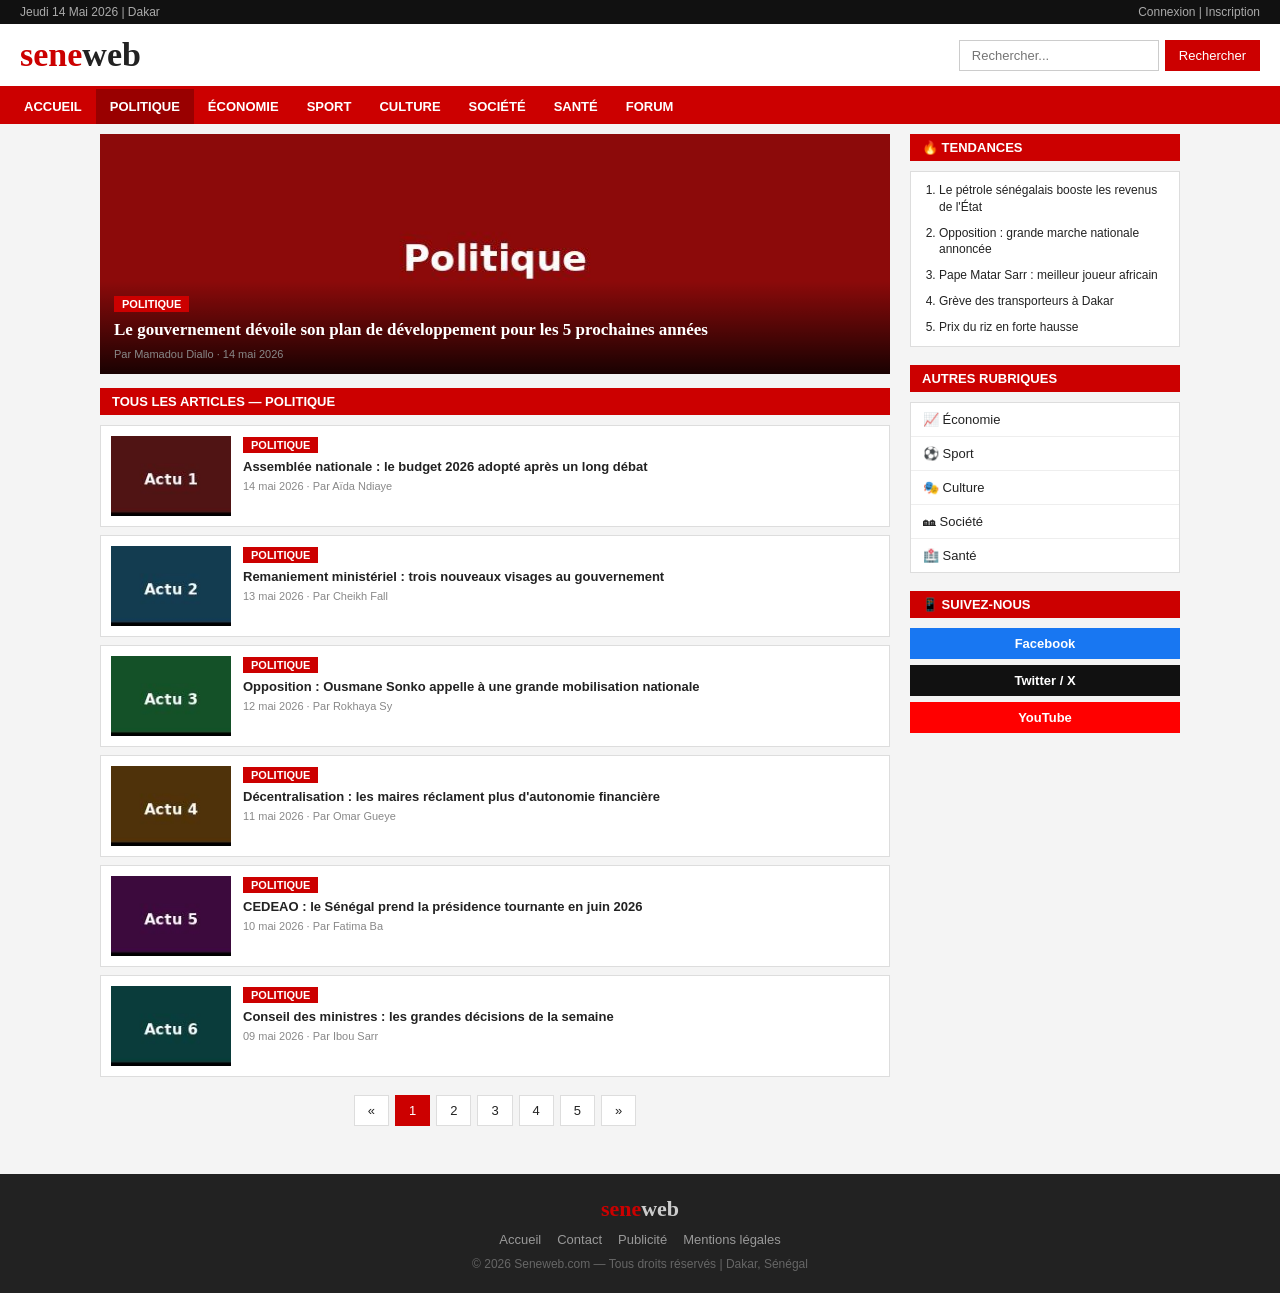
<file: Downloads/projet_HabyAnne/categorie.html>
<!DOCTYPE html>
<html lang="fr">
<head>
  <meta charset="UTF-8" />
  <meta name="viewport" content="width=device-width, initial-scale=1.0"/>
  <title>Seneweb - Politique</title>
  <link rel="stylesheet" href="style.css" />
</head>
<body>
  <div class="barre-haut">
    <span>Jeudi 14 Mai 2026 | Dakar</span>
    <span><a href="#">Connexion</a> | <a href="#">Inscription</a></span>
  </div>
  <header class="entete">
    <div class="logo">sene<span>web</span></div>
    <div class="recherche-haut">
      <input type="text" placeholder="Rechercher..." />
      <button onclick="window.location='recherche.html'">Rechercher</button>
    </div>
  </header>
  <nav class="navigation">
    <a href="index.html">Accueil</a>
    <a href="categorie.html" class="actif">Politique</a>
    <a href="categorie-economie.html">Économie</a>
    <a href="categorie-sport.html">Sport</a>
    <a href="categorie-culture.html">Culture</a>
    <a href="categorie-societe.html">Société</a>
    <a href="categorie-sante.html">Santé</a>
    <a href="forum.html">Forum</a>
  </nav>
  <div class="contenu">
    <main class="gauche">
      <div class="article-vedette">
        <img src="img/politique.jpg" alt="Politique" />
        <div class="vedette-texte">
          <span class="etiquette">Politique</span>
          <h2><a href="article.html">Le gouvernement dévoile son plan de développement pour les 5 prochaines années</a></h2>
          <span class="meta">Par Mamadou Diallo · 14 mai 2026</span>
        </div>
      </div>
      <div class="titre-section">Tous les articles — Politique</div>
      <ul class="liste-cat">
        <li>
          <img src="img/vignette1.jpg" alt="" />
          <div>
            <span class="etiquette">Politique</span>
            <h3><a href="article.html">Assemblée nationale : le budget 2026 adopté après un long débat</a></h3>
            <span class="meta">14 mai 2026 · Par Aïda Ndiaye</span>
          </div>
        </li>
        <li>
          <img src="img/vignette2.jpg" alt="" />
          <div>
            <span class="etiquette">Politique</span>
            <h3><a href="article.html">Remaniement ministériel : trois nouveaux visages au gouvernement</a></h3>
            <span class="meta">13 mai 2026 · Par Cheikh Fall</span>
          </div>
        </li>
        <li>
          <img src="img/vignette3.jpg" alt="" />
          <div>
            <span class="etiquette">Politique</span>
            <h3><a href="article.html">Opposition : Ousmane Sonko appelle à une grande mobilisation nationale</a></h3>
            <span class="meta">12 mai 2026 · Par Rokhaya Sy</span>
          </div>
        </li>
        <li>
          <img src="img/vignette4.jpg" alt="" />
          <div>
            <span class="etiquette">Politique</span>
            <h3><a href="article.html">Décentralisation : les maires réclament plus d'autonomie financière</a></h3>
            <span class="meta">11 mai 2026 · Par Omar Gueye</span>
          </div>
        </li>
        <li>
          <img src="img/vignette5.jpg" alt="" />
          <div>
            <span class="etiquette">Politique</span>
            <h3><a href="article.html">CEDEAO : le Sénégal prend la présidence tournante en juin 2026</a></h3>
            <span class="meta">10 mai 2026 · Par Fatima Ba</span>
          </div>
        </li>
        <li>
          <img src="img/vignette6.jpg" alt="" />
          <div>
            <span class="etiquette">Politique</span>
            <h3><a href="article.html">Conseil des ministres : les grandes décisions de la semaine</a></h3>
            <span class="meta">09 mai 2026 · Par Ibou Sarr</span>
          </div>
        </li>
      </ul>
      <div class="pagination">
        <a href="#">&laquo;</a>
        <a href="#" class="page-actif">1</a>
        <a href="#">2</a>
        <a href="#">3</a>
        <a href="#">4</a>
        <a href="#">5</a>
        <a href="#">&raquo;</a>
      </div>
    </main>
    <aside class="droite">
      <div class="titre-section">🔥 Tendances</div>
      <ol class="tendances">
        <li><a href="article.html">Le pétrole sénégalais booste les revenus de l'État</a></li>
        <li><a href="article.html">Opposition : grande marche nationale annoncée</a></li>
        <li><a href="article-sport.html">Pape Matar Sarr : meilleur joueur africain</a></li>
        <li><a href="article.html">Grève des transporteurs à Dakar</a></li>
        <li><a href="article.html">Prix du riz en forte hausse</a></li>
      </ol>
      <div class="titre-section top">Autres rubriques</div>
      <ul class="liste-rubriques">
        <li><a href="categorie-economie.html">📈 Économie</a></li>
        <li><a href="categorie-sport.html">⚽ Sport</a></li>
        <li><a href="categorie-culture.html">🎭 Culture</a></li>
        <li><a href="categorie-societe.html">🏘 Société</a></li>
        <li><a href="categorie-sante.html">🏥 Santé</a></li>
      </ul>
      <div class="titre-section top">📱 Suivez-nous</div>
      <div class="reseaux">
        <a href="#" class="reseau facebook">Facebook</a>
        <a href="#" class="reseau twitter">Twitter / X</a>
        <a href="#" class="reseau youtube">YouTube</a>
      </div>
    </aside>
  </div>
  <footer class="pied">
    <div class="logo pied-logo">sene<span>web</span></div>
    <div class="liens-pied">
      <a href="index.html">Accueil</a><a href="#">Contact</a><a href="#">Publicité</a><a href="#">Mentions légales</a>
    </div>
    <p>© 2026 Seneweb.com — Tous droits réservés | Dakar, Sénégal</p>
  </footer>
</body>
</html>
</file>
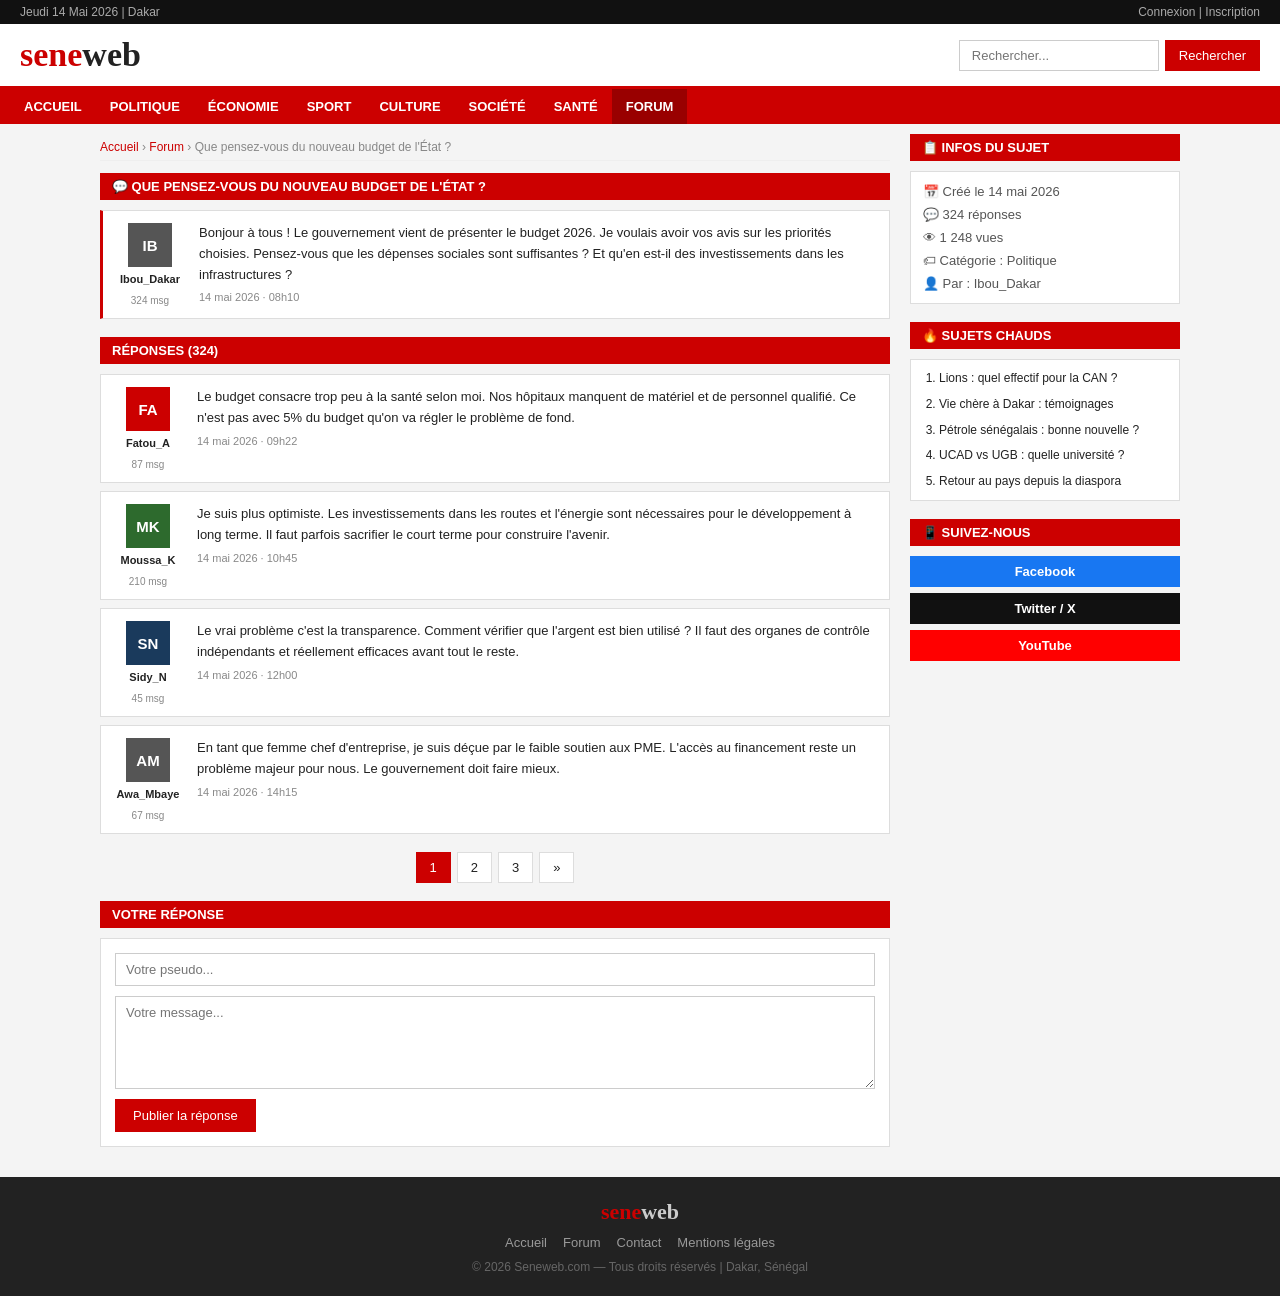
<file: Downloads/projet_HabyAnne/forum-sujet.html>
<!DOCTYPE html>
<html lang="fr">
<head>
  <meta charset="UTF-8"/>
  <meta name="viewport" content="width=device-width, initial-scale=1.0"/>
  <title>Seneweb - Forum : Budget 2026</title>
  <link rel="stylesheet" href="style.css"/>
</head>
<body>
  <div class="barre-haut">
    <span>Jeudi 14 Mai 2026 | Dakar</span>
    <span><a href="#">Connexion</a> | <a href="#">Inscription</a></span>
  </div>
  <header class="entete">
    <div class="logo">sene<span>web</span></div>
    <div class="recherche-haut">
      <input type="text" placeholder="Rechercher..."/>
      <button onclick="window.location='recherche.html'">Rechercher</button>
    </div>
  </header>
  <nav class="navigation">
    <a href="index.html">Accueil</a>
    <a href="categorie.html">Politique</a>
    <a href="categorie-economie.html">Économie</a>
    <a href="categorie-sport.html">Sport</a>
    <a href="categorie-culture.html">Culture</a>
    <a href="categorie-societe.html">Société</a>
    <a href="categorie-sante.html">Santé</a>
    <a href="forum.html" class="actif">Forum</a>
  </nav>
  <div class="contenu">
    <main class="gauche">
      <div class="fil-ariane">
        <a href="index.html">Accueil</a> &rsaquo;
        <a href="forum.html">Forum</a> &rsaquo;
        <span>Que pensez-vous du nouveau budget de l'État ?</span>
      </div>
      <div class="titre-section">💬 Que pensez-vous du nouveau budget de l'État ?</div>
      <!-- MESSAGE ORIGINAL -->
      <div class="message message-original">
        <div class="message-auteur">
          <div class="avatar">IB</div>
          <strong>Ibou_Dakar</strong>
          <span class="meta">324 msg</span>
        </div>
        <div class="message-corps">
          <p>Bonjour à tous ! Le gouvernement vient de présenter le budget 2026. Je voulais avoir vos avis sur les priorités choisies. Pensez-vous que les dépenses sociales sont suffisantes ? Et qu'en est-il des investissements dans les infrastructures ?</p>
          <span class="meta">14 mai 2026 · 08h10</span>
        </div>
      </div>
      <!-- RÉPONSES -->
      <div class="titre-section top">Réponses (324)</div>
      <div class="message">
        <div class="message-auteur">
          <div class="avatar rouge">FA</div>
          <strong>Fatou_A</strong>
          <span class="meta">87 msg</span>
        </div>
        <div class="message-corps">
          <p>Le budget consacre trop peu à la santé selon moi. Nos hôpitaux manquent de matériel et de personnel qualifié. Ce n'est pas avec 5% du budget qu'on va régler le problème de fond.</p>
          <span class="meta">14 mai 2026 · 09h22</span>
        </div>
      </div>
      <div class="message">
        <div class="message-auteur">
          <div class="avatar vert">MK</div>
          <strong>Moussa_K</strong>
          <span class="meta">210 msg</span>
        </div>
        <div class="message-corps">
          <p>Je suis plus optimiste. Les investissements dans les routes et l'énergie sont nécessaires pour le développement à long terme. Il faut parfois sacrifier le court terme pour construire l'avenir.</p>
          <span class="meta">14 mai 2026 · 10h45</span>
        </div>
      </div>
      <div class="message">
        <div class="message-auteur">
          <div class="avatar bleu">SN</div>
          <strong>Sidy_N</strong>
          <span class="meta">45 msg</span>
        </div>
        <div class="message-corps">
          <p>Le vrai problème c'est la transparence. Comment vérifier que l'argent est bien utilisé ? Il faut des organes de contrôle indépendants et réellement efficaces avant tout le reste.</p>
          <span class="meta">14 mai 2026 · 12h00</span>
        </div>
      </div>
      <div class="message">
        <div class="message-auteur">
          <div class="avatar">AM</div>
          <strong>Awa_Mbaye</strong>
          <span class="meta">67 msg</span>
        </div>
        <div class="message-corps">
          <p>En tant que femme chef d'entreprise, je suis déçue par le faible soutien aux PME. L'accès au financement reste un problème majeur pour nous. Le gouvernement doit faire mieux.</p>
          <span class="meta">14 mai 2026 · 14h15</span>
        </div>
      </div>
      <div class="pagination">
        <a href="#" class="page-actif">1</a>
        <a href="#">2</a><a href="#">3</a><a href="#">&raquo;</a>
      </div>
      <!-- RÉPONDRE -->
      <div class="titre-section top">Votre réponse</div>
      <div class="form-commentaire">
        <input type="text" placeholder="Votre pseudo..."/>
        <textarea placeholder="Votre message..." rows="5"></textarea>
        <button>Publier la réponse</button>
      </div>
    </main>
    <aside class="droite">
      <div class="titre-section">📋 Infos du sujet</div>
      <div class="info-sujet">
        <span>📅 Créé le 14 mai 2026</span>
        <span>💬 324 réponses</span>
        <span>👁 1 248 vues</span>
        <span>🏷 Catégorie : Politique</span>
        <span>👤 Par : Ibou_Dakar</span>
      </div>
      <div class="titre-section top">🔥 Sujets chauds</div>
      <ol class="tendances">
        <li><a href="forum-sujet.html">Lions : quel effectif pour la CAN ?</a></li>
        <li><a href="forum-sujet.html">Vie chère à Dakar : témoignages</a></li>
        <li><a href="forum-sujet.html">Pétrole sénégalais : bonne nouvelle ?</a></li>
        <li><a href="forum-sujet.html">UCAD vs UGB : quelle université ?</a></li>
        <li><a href="forum-sujet.html">Retour au pays depuis la diaspora</a></li>
      </ol>
      <div class="titre-section top">📱 Suivez-nous</div>
      <div class="reseaux">
        <a href="#" class="reseau facebook">Facebook</a>
        <a href="#" class="reseau twitter">Twitter / X</a>
        <a href="#" class="reseau youtube">YouTube</a>
      </div>
    </aside>
  </div>
  <footer class="pied">
    <div class="logo pied-logo">sene<span>web</span></div>
    <div class="liens-pied">
      <a href="index.html">Accueil</a><a href="forum.html">Forum</a>
      <a href="#">Contact</a><a href="#">Mentions légales</a>
    </div>
    <p>© 2026 Seneweb.com — Tous droits réservés | Dakar, Sénégal</p>
  </footer>
</body>
</html>
</file>
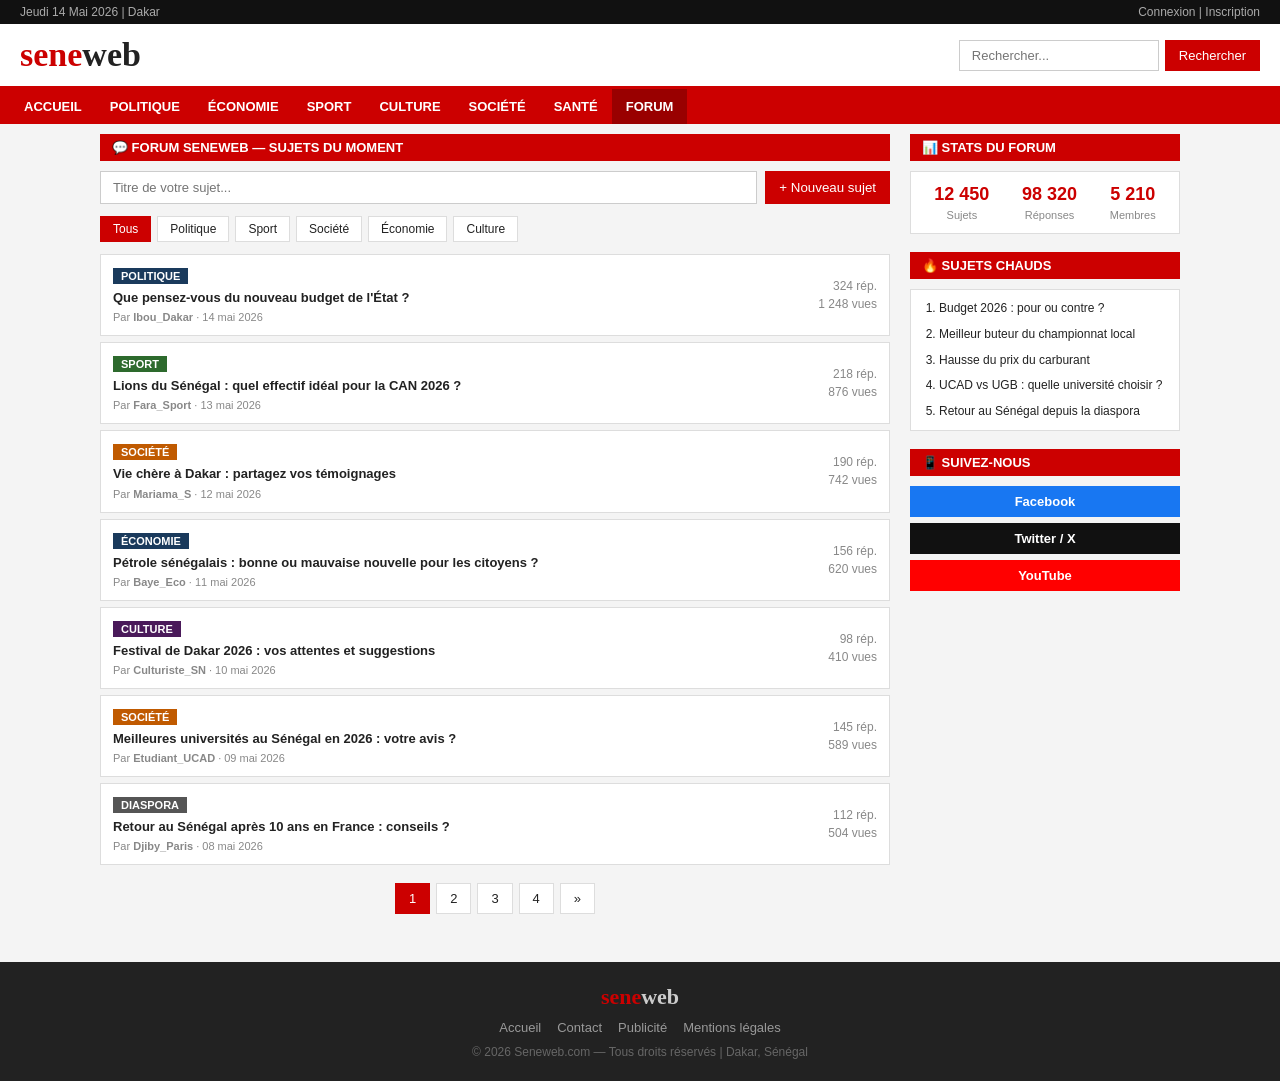
<file: Downloads/projet_HabyAnne/forum.html>
<!DOCTYPE html>
<html lang="fr">
<head>
  <meta charset="UTF-8"/>
  <meta name="viewport" content="width=device-width, initial-scale=1.0"/>
  <title>Seneweb - Forum</title>
  <link rel="stylesheet" href="style.css"/>
</head>
<body>
  <div class="barre-haut">
    <span>Jeudi 14 Mai 2026 | Dakar</span>
    <span><a href="#">Connexion</a> | <a href="#">Inscription</a></span>
  </div>
  <header class="entete">
    <div class="logo">sene<span>web</span></div>
    <div class="recherche-haut">
      <input type="text" placeholder="Rechercher..."/>
      <button onclick="window.location='recherche.html'">Rechercher</button>
    </div>
  </header>
  <nav class="navigation">
    <a href="index.html">Accueil</a>
    <a href="categorie.html">Politique</a>
    <a href="categorie-economie.html">Économie</a>
    <a href="categorie-sport.html">Sport</a>
    <a href="categorie-culture.html">Culture</a>
    <a href="categorie-societe.html">Société</a>
    <a href="categorie-sante.html">Santé</a>
    <a href="forum.html" class="actif">Forum</a>
  </nav>
  <div class="contenu">
    <main class="gauche">
      <div class="titre-section">💬 Forum Seneweb — Sujets du moment</div>
      <div class="nouveau-sujet">
        <input type="text" placeholder="Titre de votre sujet..."/>
        <button>+ Nouveau sujet</button>
      </div>
      <div class="filtres-forum">
        <a href="#" class="filtre actif">Tous</a>
        <a href="#" class="filtre">Politique</a>
        <a href="#" class="filtre">Sport</a>
        <a href="#" class="filtre">Société</a>
        <a href="#" class="filtre">Économie</a>
        <a href="#" class="filtre">Culture</a>
      </div>
      <ul class="liste-sujets">
        <li>
          <div class="sujet-info">
            <span class="etiquette bleu">Politique</span>
            <h3><a href="forum-sujet.html">Que pensez-vous du nouveau budget de l'État ?</a></h3>
            <span class="meta">Par <strong>Ibou_Dakar</strong> · 14 mai 2026</span>
          </div>
          <div class="sujet-stats"><span>324 rép.</span><span>1 248 vues</span></div>
        </li>
        <li>
          <div class="sujet-info">
            <span class="etiquette vert">Sport</span>
            <h3><a href="forum-sujet.html">Lions du Sénégal : quel effectif idéal pour la CAN 2026 ?</a></h3>
            <span class="meta">Par <strong>Fara_Sport</strong> · 13 mai 2026</span>
          </div>
          <div class="sujet-stats"><span>218 rép.</span><span>876 vues</span></div>
        </li>
        <li>
          <div class="sujet-info">
            <span class="etiquette orange">Société</span>
            <h3><a href="forum-sujet.html">Vie chère à Dakar : partagez vos témoignages</a></h3>
            <span class="meta">Par <strong>Mariama_S</strong> · 12 mai 2026</span>
          </div>
          <div class="sujet-stats"><span>190 rép.</span><span>742 vues</span></div>
        </li>
        <li>
          <div class="sujet-info">
            <span class="etiquette bleu">Économie</span>
            <h3><a href="forum-sujet.html">Pétrole sénégalais : bonne ou mauvaise nouvelle pour les citoyens ?</a></h3>
            <span class="meta">Par <strong>Baye_Eco</strong> · 11 mai 2026</span>
          </div>
          <div class="sujet-stats"><span>156 rép.</span><span>620 vues</span></div>
        </li>
        <li>
          <div class="sujet-info">
            <span class="etiquette violet">Culture</span>
            <h3><a href="forum-sujet.html">Festival de Dakar 2026 : vos attentes et suggestions</a></h3>
            <span class="meta">Par <strong>Culturiste_SN</strong> · 10 mai 2026</span>
          </div>
          <div class="sujet-stats"><span>98 rép.</span><span>410 vues</span></div>
        </li>
        <li>
          <div class="sujet-info">
            <span class="etiquette orange">Société</span>
            <h3><a href="forum-sujet.html">Meilleures universités au Sénégal en 2026 : votre avis ?</a></h3>
            <span class="meta">Par <strong>Etudiant_UCAD</strong> · 09 mai 2026</span>
          </div>
          <div class="sujet-stats"><span>145 rép.</span><span>589 vues</span></div>
        </li>
        <li>
          <div class="sujet-info">
            <span class="etiquette gris">Diaspora</span>
            <h3><a href="forum-sujet.html">Retour au Sénégal après 10 ans en France : conseils ?</a></h3>
            <span class="meta">Par <strong>Djiby_Paris</strong> · 08 mai 2026</span>
          </div>
          <div class="sujet-stats"><span>112 rép.</span><span>504 vues</span></div>
        </li>
      </ul>
      <div class="pagination">
        <a href="#" class="page-actif">1</a>
        <a href="#">2</a><a href="#">3</a><a href="#">4</a><a href="#">&raquo;</a>
      </div>
    </main>
    <aside class="droite">
      <div class="titre-section">📊 Stats du forum</div>
      <div class="stats-forum">
        <div><strong>12 450</strong><span>Sujets</span></div>
        <div><strong>98 320</strong><span>Réponses</span></div>
        <div><strong>5 210</strong><span>Membres</span></div>
      </div>
      <div class="titre-section top">🔥 Sujets chauds</div>
      <ol class="tendances">
        <li><a href="forum-sujet.html">Budget 2026 : pour ou contre ?</a></li>
        <li><a href="forum-sujet.html">Meilleur buteur du championnat local</a></li>
        <li><a href="forum-sujet.html">Hausse du prix du carburant</a></li>
        <li><a href="forum-sujet.html">UCAD vs UGB : quelle université choisir ?</a></li>
        <li><a href="forum-sujet.html">Retour au Sénégal depuis la diaspora</a></li>
      </ol>
      <div class="titre-section top">📱 Suivez-nous</div>
      <div class="reseaux">
        <a href="#" class="reseau facebook">Facebook</a>
        <a href="#" class="reseau twitter">Twitter / X</a>
        <a href="#" class="reseau youtube">YouTube</a>
      </div>
    </aside>
  </div>
  <footer class="pied">
    <div class="logo pied-logo">sene<span>web</span></div>
    <div class="liens-pied">
      <a href="index.html">Accueil</a><a href="#">Contact</a>
      <a href="#">Publicité</a><a href="#">Mentions légales</a>
    </div>
    <p>© 2026 Seneweb.com — Tous droits réservés | Dakar, Sénégal</p>
  </footer>
</body>
</html>
</file>
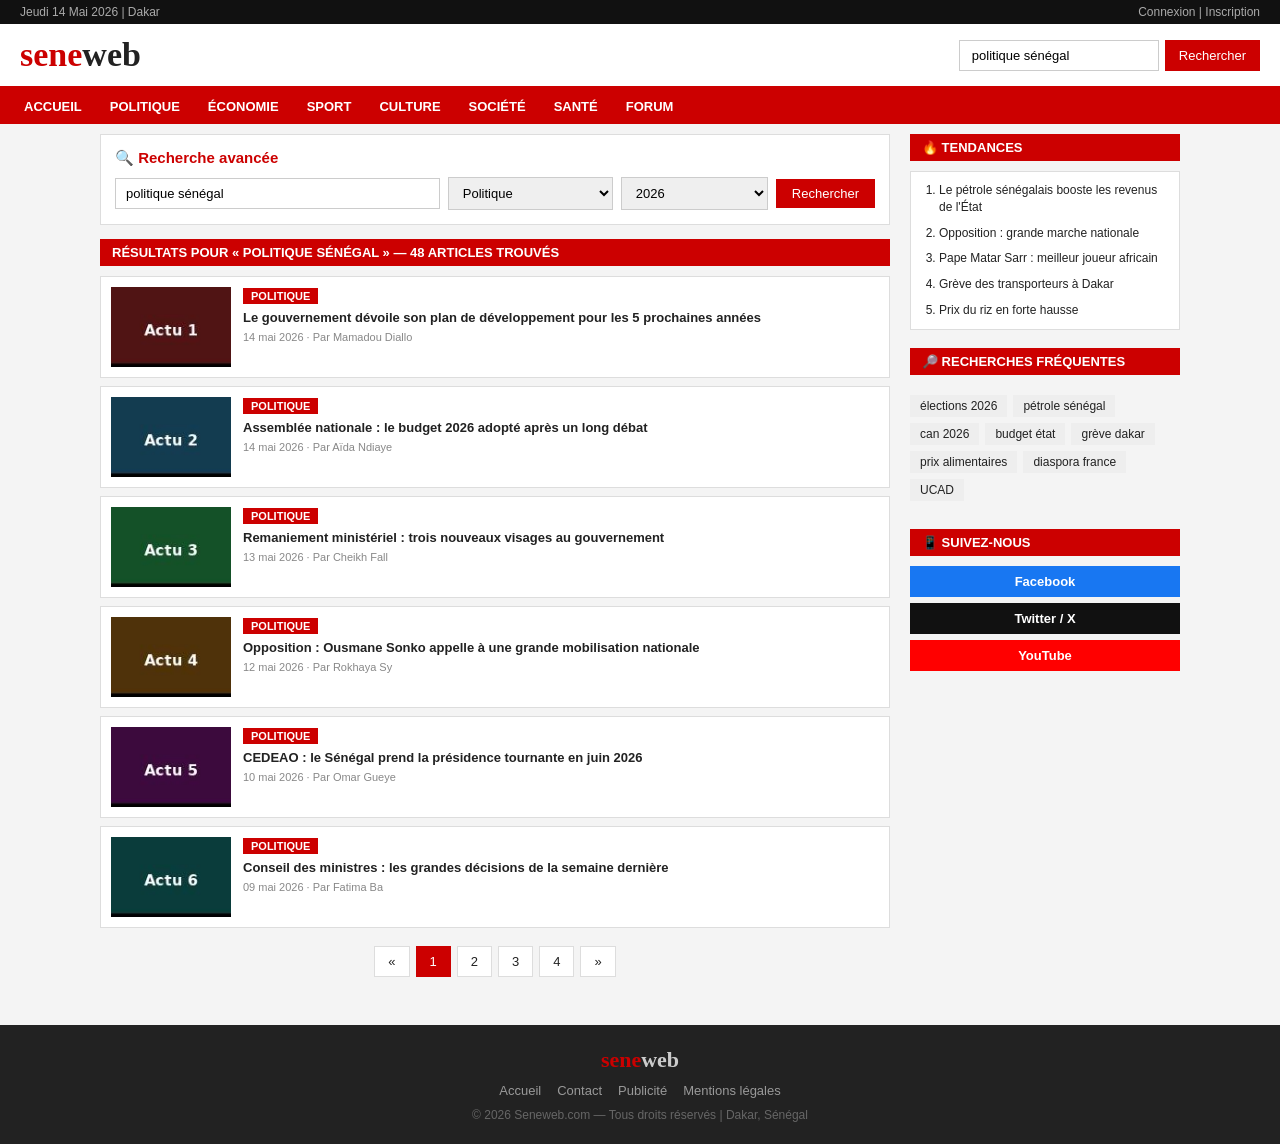
<file: Downloads/projet_HabyAnne/recherche.html>
<!DOCTYPE html>
<html lang="fr">
<head>
  <meta charset="UTF-8"/>
  <meta name="viewport" content="width=device-width, initial-scale=1.0"/>
  <title>Seneweb - Recherche</title>
  <link rel="stylesheet" href="style.css"/>
</head>
<body>
  <div class="barre-haut">
    <span>Jeudi 14 Mai 2026 | Dakar</span>
    <span><a href="#">Connexion</a> | <a href="#">Inscription</a></span>
  </div>
  <header class="entete">
    <div class="logo">sene<span>web</span></div>
    <div class="recherche-haut">
      <input type="text" placeholder="Rechercher..." value="politique sénégal"/>
      <button>Rechercher</button>
    </div>
  </header>
  <nav class="navigation">
    <a href="index.html">Accueil</a>
    <a href="categorie.html">Politique</a>
    <a href="categorie-economie.html">Économie</a>
    <a href="categorie-sport.html">Sport</a>
    <a href="categorie-culture.html">Culture</a>
    <a href="categorie-societe.html">Société</a>
    <a href="categorie-sante.html">Santé</a>
    <a href="forum.html">Forum</a>
  </nav>
  <div class="contenu">
    <main class="gauche">
      <div class="recherche-avancee">
        <h2>🔍 Recherche avancée</h2>
        <div class="filtres-recherche">
          <input type="text" value="politique sénégal" placeholder="Mots clés"/>
          <select>
            <option>Toutes les catégories</option>
            <option selected>Politique</option>
            <option>Économie</option>
            <option>Sport</option>
            <option>Culture</option>
            <option>Société</option>
            <option>Santé</option>
          </select>
          <select>
            <option>Toutes les années</option>
            <option selected>2026</option>
            <option>2025</option>
            <option>2024</option>
          </select>
          <button>Rechercher</button>
        </div>
      </div>
      <div class="titre-section">Résultats pour « politique sénégal » — 48 articles trouvés</div>
      <ul class="liste-cat">
        <li>
          <img src="img/vignette1.jpg" alt=""/>
          <div>
            <span class="etiquette">Politique</span>
            <h3><a href="article.html">Le gouvernement dévoile son plan de développement pour les 5 prochaines années</a></h3>
            <span class="meta">14 mai 2026 · Par Mamadou Diallo</span>
          </div>
        </li>
        <li>
          <img src="img/vignette2.jpg" alt=""/>
          <div>
            <span class="etiquette">Politique</span>
            <h3><a href="article.html">Assemblée nationale : le budget 2026 adopté après un long débat</a></h3>
            <span class="meta">14 mai 2026 · Par Aïda Ndiaye</span>
          </div>
        </li>
        <li>
          <img src="img/vignette3.jpg" alt=""/>
          <div>
            <span class="etiquette">Politique</span>
            <h3><a href="article.html">Remaniement ministériel : trois nouveaux visages au gouvernement</a></h3>
            <span class="meta">13 mai 2026 · Par Cheikh Fall</span>
          </div>
        </li>
        <li>
          <img src="img/vignette4.jpg" alt=""/>
          <div>
            <span class="etiquette">Politique</span>
            <h3><a href="article.html">Opposition : Ousmane Sonko appelle à une grande mobilisation nationale</a></h3>
            <span class="meta">12 mai 2026 · Par Rokhaya Sy</span>
          </div>
        </li>
        <li>
          <img src="img/vignette5.jpg" alt=""/>
          <div>
            <span class="etiquette">Politique</span>
            <h3><a href="article.html">CEDEAO : le Sénégal prend la présidence tournante en juin 2026</a></h3>
            <span class="meta">10 mai 2026 · Par Omar Gueye</span>
          </div>
        </li>
        <li>
          <img src="img/vignette6.jpg" alt=""/>
          <div>
            <span class="etiquette">Politique</span>
            <h3><a href="article.html">Conseil des ministres : les grandes décisions de la semaine dernière</a></h3>
            <span class="meta">09 mai 2026 · Par Fatima Ba</span>
          </div>
        </li>
      </ul>
      <div class="pagination">
        <a href="#">&laquo;</a>
        <a href="#" class="page-actif">1</a>
        <a href="#">2</a><a href="#">3</a><a href="#">4</a><a href="#">&raquo;</a>
      </div>
    </main>
    <aside class="droite">
      <div class="titre-section">🔥 Tendances</div>
      <ol class="tendances">
        <li><a href="article.html">Le pétrole sénégalais booste les revenus de l'État</a></li>
        <li><a href="article.html">Opposition : grande marche nationale</a></li>
        <li><a href="article-sport.html">Pape Matar Sarr : meilleur joueur africain</a></li>
        <li><a href="article.html">Grève des transporteurs à Dakar</a></li>
        <li><a href="article.html">Prix du riz en forte hausse</a></li>
      </ol>
      <div class="titre-section top">🔎 Recherches fréquentes</div>
      <div class="recherches-frequentes">
        <a href="#">élections 2026</a>
        <a href="#">pétrole sénégal</a>
        <a href="#">can 2026</a>
        <a href="#">budget état</a>
        <a href="#">grève dakar</a>
        <a href="#">prix alimentaires</a>
        <a href="#">diaspora france</a>
        <a href="#">UCAD</a>
      </div>
      <div class="titre-section top">📱 Suivez-nous</div>
      <div class="reseaux">
        <a href="#" class="reseau facebook">Facebook</a>
        <a href="#" class="reseau twitter">Twitter / X</a>
        <a href="#" class="reseau youtube">YouTube</a>
      </div>
    </aside>
  </div>
  <footer class="pied">
    <div class="logo pied-logo">sene<span>web</span></div>
    <div class="liens-pied">
      <a href="index.html">Accueil</a><a href="#">Contact</a>
      <a href="#">Publicité</a><a href="#">Mentions légales</a>
    </div>
    <p>© 2026 Seneweb.com — Tous droits réservés | Dakar, Sénégal</p>
  </footer>
</body>
</html>
</file>
<file: Downloads/projet_HabyAnne/style.css>
/* ── RESET & BASE ── */
* { margin: 0; padding: 0; box-sizing: border-box; }

body {
  font-family: Arial, sans-serif;
  background: #f4f4f4;
  color: #222;
  font-size: 14px;
}

a { text-decoration: none; color: inherit; }
a:hover { color: #cc0000; }
img { display: block; width: 100%; }

/* ── BARRE DU HAUT ── */
.barre-haut {
  background: #111;
  color: #aaa;
  font-size: 12px;
  padding: 5px 20px;
  display: flex;
  justify-content: space-between;
}
.barre-haut a { color: #aaa; }
.barre-haut a:hover { color: #fff; }

/* ── EN-TÊTE ── */
.entete {
  background: #fff;
  border-bottom: 3px solid #cc0000;
  padding: 12px 20px;
  display: flex;
  justify-content: space-between;
  align-items: center;
}
.logo {
  font-size: 34px;
  font-weight: bold;
  color: #cc0000;
  font-family: Georgia, serif;
}
.logo span { color: #222; }
.pied-logo { font-size: 22px; margin-bottom: 8px; }

.recherche-haut { display: flex; gap: 6px; }
.recherche-haut input {
  padding: 7px 12px;
  border: 1px solid #ccc;
  font-size: 13px;
  width: 200px;
  outline: none;
}
.recherche-haut button {
  background: #cc0000;
  color: #fff;
  border: none;
  padding: 7px 14px;
  cursor: pointer;
  font-size: 13px;
}
.recherche-haut button:hover { background: #990000; }

/* ── NAVIGATION ── */
.navigation {
  background: #cc0000;
  display: flex;
  flex-wrap: wrap;
  padding: 0 10px;
}
.navigation a {
  color: #fff;
  padding: 10px 14px;
  font-size: 13px;
  font-weight: bold;
  text-transform: uppercase;
  display: block;
}
.navigation a:hover,
.navigation a.actif { background: #990000; color: #fff; }

/* ── FLASH INFO ── */
.flash {
  background: #fff3cd;
  border-left: 4px solid #cc0000;
  padding: 8px 20px;
  font-size: 13px;
  max-width: 1100px;
  margin: 10px auto;
}
.flash strong { color: #cc0000; }

/* ── MISE EN PAGE ── */
.contenu {
  max-width: 1100px;
  margin: 10px auto;
  padding: 0 10px;
  display: flex;
  gap: 20px;
}
.gauche { flex: 1; min-width: 0; }
.droite { width: 270px; flex-shrink: 0; }

/* ── TITRE DE SECTION ── */
.titre-section {
  background: #cc0000;
  color: #fff;
  padding: 6px 12px;
  font-size: 13px;
  font-weight: bold;
  text-transform: uppercase;
  margin-bottom: 10px;
}
.titre-section.top { margin-top: 18px; }

/* ── ARTICLE UNE ── */
.une { position: relative; margin-bottom: 10px; }
.une img { height: 320px; object-fit: cover; }
.une-texte {
  position: absolute;
  bottom: 0; left: 0; right: 0;
  padding: 18px;
  background: linear-gradient(transparent, rgba(0,0,0,0.85));
  color: #fff;
}
.une-texte h1 { font-size: 19px; margin: 6px 0; line-height: 1.4; font-family: Georgia, serif; }
.une-texte h1 a { color: #fff; }
.une-texte h1 a:hover { color: #ffcccc; }
.une-texte p { font-size: 12px; color: #ddd; margin-bottom: 6px; }

/* ── ÉTIQUETTES ── */
.etiquette {
  background: #cc0000;
  color: #fff;
  font-size: 11px;
  font-weight: bold;
  padding: 2px 8px;
  text-transform: uppercase;
  display: inline-block;
}
.etiquette.bleu   { background: #1a3a5c; }
.etiquette.vert   { background: #2d6a2d; }
.etiquette.orange { background: #c05a00; }
.etiquette.violet { background: #4a1a5a; }
.etiquette.gris   { background: #555; }

/* ── META ── */
.meta { font-size: 11px; color: #888; display: block; margin-top: 4px; }

/* ── GRILLE (accueil) ── */
.grille {
  display: grid;
  grid-template-columns: 1fr 1fr;
  gap: 12px;
  margin-bottom: 4px;
}
.carte { background: #fff; border: 1px solid #ddd; }
.carte img { height: 155px; object-fit: cover; }
.carte-texte { padding: 10px; }
.carte-texte h3 { font-size: 13px; margin: 6px 0 4px; line-height: 1.4; }

/* ── LISTE ARTICLES ── */
.liste-articles { list-style: none; background: #fff; border: 1px solid #ddd; }
.liste-articles li {
  padding: 9px 12px;
  border-bottom: 1px solid #eee;
  display: flex;
  justify-content: space-between;
  align-items: center;
  gap: 10px;
}
.liste-articles li:last-child { border-bottom: none; }
.liste-articles a { font-size: 13px; font-weight: bold; }

/* ── LISTE CATÉGORIE ── */
.liste-cat { list-style: none; }
.liste-cat li {
  display: flex;
  gap: 12px;
  background: #fff;
  border: 1px solid #ddd;
  padding: 10px;
  margin-bottom: 8px;
  align-items: flex-start;
}
.liste-cat li img { width: 120px; height: 80px; object-fit: cover; flex-shrink: 0; }
.liste-cat h3 { font-size: 13px; margin: 5px 0 4px; line-height: 1.4; }

/* ── ARTICLE VEDETTE (catégorie) ── */
.article-vedette { position: relative; margin-bottom: 14px; }
.article-vedette img { height: 240px; object-fit: cover; }
.vedette-texte {
  position: absolute;
  bottom: 0; left: 0; right: 0;
  padding: 14px;
  background: linear-gradient(transparent, rgba(0,0,0,0.82));
  color: #fff;
}
.vedette-texte h2 { font-size: 17px; margin: 6px 0; line-height: 1.4; font-family: Georgia, serif; }
.vedette-texte h2 a { color: #fff; }
.vedette-texte h2 a:hover { color: #ffcccc; }

/* ── ARTICLE DÉTAIL ── */
.fil-ariane {
  font-size: 12px;
  color: #888;
  margin-bottom: 12px;
  padding: 6px 0;
  border-bottom: 1px solid #eee;
}
.fil-ariane a { color: #cc0000; }

.article-detail { background: #fff; padding: 18px; border: 1px solid #ddd; }
.article-detail h1 { font-size: 22px; margin: 8px 0 10px; line-height: 1.4; font-family: Georgia, serif; }
.article-detail p { margin-bottom: 14px; line-height: 1.8; font-size: 14px; }
.article-meta { font-size: 12px; color: #666; margin-bottom: 12px; display: flex; gap: 8px; align-items: center; }
.img-article { height: 300px; object-fit: cover; margin: 12px 0 6px; }
.legende { font-size: 11px; color: #888; font-style: italic; margin-bottom: 16px; }

.tags { margin: 16px 0; font-size: 12px; }
.tags a {
  display: inline-block;
  background: #eee;
  color: #333;
  padding: 3px 9px;
  margin: 3px 3px 3px 0;
  font-size: 12px;
}
.tags a:hover { background: #cc0000; color: #fff; }

/* ── PARTAGE ── */
.partage { display: flex; gap: 8px; margin: 12px 0; flex-wrap: wrap; }

/* ── COMMENTAIRES ── */
.commentaires { margin-bottom: 10px; }
.commentaire {
  background: #fff;
  border: 1px solid #ddd;
  border-left: 3px solid #cc0000;
  padding: 10px 12px;
  margin-bottom: 8px;
}
.commentaire p { margin-top: 6px; font-size: 13px; line-height: 1.5; }

/* ── FORMULAIRE ── */
.form-commentaire {
  background: #fff;
  border: 1px solid #ddd;
  padding: 14px;
  display: flex;
  flex-direction: column;
  gap: 10px;
}
.form-commentaire input,
.form-commentaire textarea {
  border: 1px solid #ccc;
  padding: 8px 10px;
  font-size: 13px;
  outline: none;
  font-family: Arial, sans-serif;
  resize: vertical;
}
.form-commentaire button {
  background: #cc0000;
  color: #fff;
  border: none;
  padding: 9px 18px;
  cursor: pointer;
  font-size: 13px;
  align-self: flex-start;
}
.form-commentaire button:hover { background: #990000; }

/* ── FORUM ── */
.nouveau-sujet { display: flex; gap: 8px; margin-bottom: 12px; }
.nouveau-sujet input {
  flex: 1;
  padding: 8px 12px;
  border: 1px solid #ccc;
  font-size: 13px;
  outline: none;
}
.nouveau-sujet button {
  background: #cc0000;
  color: #fff;
  border: none;
  padding: 8px 14px;
  cursor: pointer;
  white-space: nowrap;
}

.filtres-forum { display: flex; gap: 6px; margin-bottom: 12px; flex-wrap: wrap; }
.filtre {
  padding: 5px 12px;
  border: 1px solid #ddd;
  background: #fff;
  font-size: 12px;
  cursor: pointer;
}
.filtre:hover, .filtre.actif { background: #cc0000; color: #fff; border-color: #cc0000; }

.liste-sujets { list-style: none; }
.liste-sujets li {
  background: #fff;
  border: 1px solid #ddd;
  padding: 12px;
  margin-bottom: 6px;
  display: flex;
  justify-content: space-between;
  align-items: center;
  gap: 10px;
}
.sujet-info { flex: 1; }
.sujet-info h3 { font-size: 13px; margin: 5px 0 4px; line-height: 1.4; }
.sujet-stats { text-align: right; font-size: 12px; color: #888; display: flex; flex-direction: column; gap: 4px; white-space: nowrap; }

.stats-forum {
  background: #fff;
  border: 1px solid #ddd;
  padding: 12px;
  display: flex;
  gap: 10px;
  justify-content: space-around;
  margin-bottom: 6px;
  text-align: center;
}
.stats-forum div { display: flex; flex-direction: column; gap: 4px; }
.stats-forum strong { font-size: 18px; color: #cc0000; }
.stats-forum span { font-size: 11px; color: #888; }

/* ── FIL DE DISCUSSION ── */
.message {
  background: #fff;
  border: 1px solid #ddd;
  padding: 12px;
  margin-bottom: 8px;
  display: flex;
  gap: 14px;
}
.message-original { border-left: 3px solid #cc0000; }
.message-auteur { display: flex; flex-direction: column; align-items: center; gap: 6px; width: 70px; flex-shrink: 0; text-align: center; }
.avatar {
  width: 44px; height: 44px;
  background: #555;
  color: #fff;
  font-weight: bold;
  font-size: 15px;
  display: flex;
  align-items: center;
  justify-content: center;
}
.avatar.rouge { background: #cc0000; }
.avatar.vert  { background: #2d6a2d; }
.avatar.bleu  { background: #1a3a5c; }
.message-auteur strong { font-size: 11px; word-break: break-all; }
.message-auteur .meta { font-size: 10px; }
.message-corps { flex: 1; }
.message-corps p { font-size: 13px; line-height: 1.6; margin-bottom: 6px; }

.info-sujet {
  background: #fff;
  border: 1px solid #ddd;
  padding: 12px;
  display: flex;
  flex-direction: column;
  gap: 8px;
  font-size: 13px;
  color: #555;
}

/* ── RECHERCHE AVANCÉE ── */
.recherche-avancee {
  background: #fff;
  border: 1px solid #ddd;
  padding: 14px;
  margin-bottom: 14px;
}
.recherche-avancee h2 { font-size: 15px; margin-bottom: 10px; color: #cc0000; }
.filtres-recherche { display: flex; gap: 8px; flex-wrap: wrap; align-items: center; }
.filtres-recherche input {
  flex: 1;
  min-width: 140px;
  padding: 7px 10px;
  border: 1px solid #ccc;
  font-size: 13px;
  outline: none;
}
.filtres-recherche select {
  padding: 7px 10px;
  border: 1px solid #ccc;
  font-size: 13px;
  outline: none;
}
.filtres-recherche button {
  background: #cc0000;
  color: #fff;
  border: none;
  padding: 7px 16px;
  cursor: pointer;
  font-size: 13px;
}

.recherches-frequentes { display: flex; flex-wrap: wrap; gap: 6px; padding: 10px 0; }
.recherches-frequentes a {
  background: #eee;
  padding: 4px 10px;
  font-size: 12px;
}
.recherches-frequentes a:hover { background: #cc0000; color: #fff; }

/* ── SIDEBAR ── */
.tendances {
  background: #fff;
  border: 1px solid #ddd;
  padding: 10px 10px 10px 28px;
  margin-bottom: 6px;
}
.tendances li { margin-bottom: 9px; font-size: 12px; line-height: 1.4; }
.tendances li:last-child { margin-bottom: 0; }

.liste-forum { list-style: none; background: #fff; border: 1px solid #ddd; margin-bottom: 6px; }
.liste-forum li { padding: 9px 10px; border-bottom: 1px solid #eee; }
.liste-forum li:last-child { border-bottom: none; }
.liste-forum a { font-size: 12px; display: block; margin-bottom: 3px; }
.liste-forum span { font-size: 11px; color: #888; }

.meteo {
  background: #fff;
  border: 1px solid #ddd;
  padding: 12px;
  margin-bottom: 6px;
  display: flex;
  gap: 14px;
  align-items: center;
}
.temperature { font-size: 28px; font-weight: bold; color: #cc0000; }
.details-meteo { display: flex; flex-direction: column; gap: 5px; font-size: 12px; color: #444; }

.liste-rubriques { list-style: none; background: #fff; border: 1px solid #ddd; margin-bottom: 6px; }
.liste-rubriques li { border-bottom: 1px solid #eee; }
.liste-rubriques li:last-child { border-bottom: none; }
.liste-rubriques a { display: block; padding: 9px 12px; font-size: 13px; }
.liste-rubriques a:hover { background: #cc0000; color: #fff; }

.liste-aussi { list-style: none; background: #fff; border: 1px solid #ddd; margin-bottom: 6px; }
.liste-aussi li { border-bottom: 1px solid #eee; padding: 9px 12px; }
.liste-aussi li:last-child { border-bottom: none; }
.liste-aussi a { font-size: 13px; line-height: 1.4; display: block; }

/* ── RÉSEAUX SOCIAUX ── */
.reseaux { display: flex; flex-direction: column; gap: 6px; margin-bottom: 6px; }
.reseau {
  display: block;
  padding: 8px 12px;
  color: #fff;
  font-size: 13px;
  font-weight: bold;
  text-align: center;
}
.facebook { background: #1877f2; }
.twitter  { background: #111; }
.youtube  { background: #ff0000; }
.whatsapp { background: #25d366; }
.reseau:hover { opacity: 0.85; color: #fff; }

/* ── PAGINATION ── */
.pagination { display: flex; gap: 6px; margin: 18px 0; justify-content: center; }
.pagination a {
  padding: 7px 13px;
  border: 1px solid #ddd;
  background: #fff;
  font-size: 13px;
}
.pagination a:hover { background: #eee; }
.pagination a.page-actif { background: #cc0000; color: #fff; border-color: #cc0000; }

/* ── PIED DE PAGE ── */
.pied {
  background: #222;
  color: #ccc;
  text-align: center;
  padding: 22px 20px;
  margin-top: 30px;
}
.pied .logo span { color: #ccc; }
.liens-pied { display: flex; gap: 16px; justify-content: center; margin: 10px 0; flex-wrap: wrap; }
.liens-pied a { color: #999; font-size: 13px; }
.liens-pied a:hover { color: #ff6666; }
.pied p { font-size: 12px; color: #666; margin-top: 6px; }
</file>
